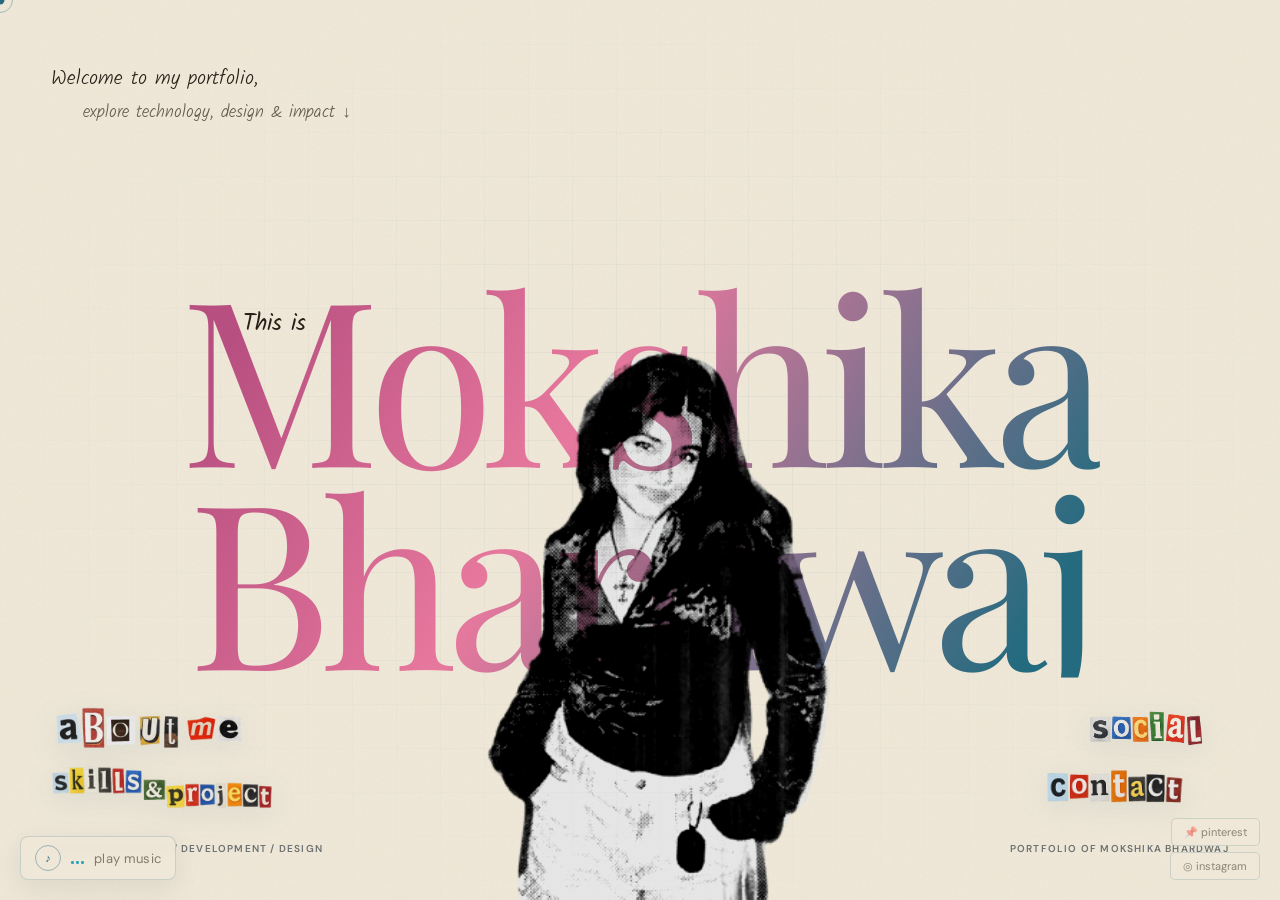
<file: index.html>
<!DOCTYPE html>
<html lang="en">
<head>
  <meta charset="UTF-8">
  <meta name="viewport" content="width=device-width, initial-scale=1.0">
  <title>Mokshika Bhardwaj | Developer &amp; Designer</title>
  <meta name="description" content="Mokshika Bhardwaj is a Computer Science Engineering student exploring web development, AI, creative design, and open-source collaboration.">
    <link href="https://fonts.googleapis.com/css2?family=DM+Sans:wght@400;500;600;700&family=Playfair+Display:ital,wght@0,500;0,600;0,700;1,500;1,600;1,700&family=Caveat:wght@400;600;700&family=Kalam:wght@300;400;700&family=Permanent+Marker&display=swap" rel="stylesheet">
  <style>
    *, *::before, *::after { margin: 0; padding: 0; box-sizing: border-box; }

    html, body {
      width: 100%; height: 100%;
      overflow: hidden;
      cursor: none;
    }

    /* ── PAPER TEXTURE BG ── */
    body {
      background-color: #f0e8d8;
      background-image:
        url("data:image/svg+xml,%3Csvg xmlns='http://www.w3.org/2000/svg' width='400' height='400'%3E%3Cfilter id='paper'%3E%3CfeTurbulence type='fractalNoise' baseFrequency='0.65' numOctaves='3' stitchTiles='stitch'/%3E%3CfeColorMatrix type='saturate' values='0'/%3E%3C/filter%3E%3Crect width='100%25' height='100%25' filter='url(%23paper)' opacity='0.06'/%3E%3C/svg%3E");
    }

    /* ── GRAIN OVERLAY ── */
    body::after {
      content: '';
      position: fixed; inset: 0; z-index: 500;
      pointer-events: none;
      background-image: url("data:image/svg+xml,%3Csvg viewBox='0 0 512 512' xmlns='http://www.w3.org/2000/svg'%3E%3Cfilter id='grain'%3E%3CfeTurbulence type='fractalNoise' baseFrequency='0.72' numOctaves='4' stitchTiles='stitch'/%3E%3C/filter%3E%3Crect width='100%25' height='100%25' filter='url(%23grain)' opacity='0.045'/%3E%3C/svg%3E");
      opacity: 0.55;
      mix-blend-mode: multiply;
    }

    /* ── CUSTOM CURSOR ── */
    .cur-dot {
      width: 9px; height: 9px;
      background: #c45b8a;
      border-radius: 50%;
      position: fixed; z-index: 9999;
      pointer-events: none;
      transform: translate(-50%,-50%);
    }
    .cur-ring {
      width: 26px; height: 26px;
      border: 1.5px solid rgba(196,91,138,0.45);
      border-radius: 50%;
      position: fixed; z-index: 9998;
      pointer-events: none;
      transform: translate(-50%,-50%);
      transition: all 0.1s ease;
    }

    /* ── PAGE ── */
    .page {
      position: fixed; inset: 0; z-index: 10;
      overflow: hidden;
    }

    /* ── GIANT BG NAME ── */
    .bg-name {
      position: absolute;
      top: 50%; left: 50%;
      transform: translate(-50%, -44%);
      font-family: 'Playfair Display', serif;
      font-size: clamp(120px, 18vw, 240px);
      color: #e8789e;
      line-height: 0.88;
      white-space: nowrap;
      pointer-events: none;
      user-select: none;
      letter-spacing: -0.01em;
      z-index: 1;
      opacity: 0;
      animation: nameReveal 1.2s ease 0.1s forwards;
      text-align: center;
    }

    /* split name into two lines */
    .bg-name .line1 { display: block; }
    .bg-name .line2 { display: block; }

    /* ── PHOTO (cutout, sits on top of name) ── */
    .hero-photo {
      position: absolute;
      bottom: 0;
      left: 50%;
      transform: translateX(-46%);
      height: 92vh;
      width: auto;
      object-fit: contain;
      object-position: bottom;
      z-index: 3;
      filter: grayscale(1) contrast(1.2) brightness(0.9);
      mix-blend-mode: multiply;
      pointer-events: none;
      opacity: 0;
      animation: photoRise 1.4s cubic-bezier(.16,1,.3,1) 0.25s forwards;
    }

    /* ── HANDWRITTEN TEXT ── */
    /* top-left: "Hi. Since you're new here," */
    .hw-topleft {
      position: absolute;
      top: 7%;
      left: 4%;
      z-index: 20;
      font-family: 'Kalam', cursive;
      font-weight: 300;
      font-size: clamp(14px, 1.6vw, 22px);
      color: #2a1f18;
      line-height: 1.6;
      opacity: 0;
      animation: fadeSlide 1s ease 0.7s forwards;
    }
    .hw-topleft .line1 { display: block; }
    .hw-topleft .line2 {
      display: block;
      margin-left: 32px;
      font-size: clamp(12px, 1.3vw, 18px);
      opacity: 0.7;
      margin-top: 4px;
    }

    /* top-right: "let me be ya tour guide" */
    .hw-topright {
      position: absolute;
      top: 12%;
      right: 5%;
      z-index: 20;
      font-family: 'Kalam', cursive;
      font-weight: 300;
      font-size: clamp(12px, 1.3vw, 18px);
      color: #2a1f18;
      opacity: 0;
      text-align: right;
      animation: fadeSlide 1s ease 0.9s forwards;
    }

    /* "This is" above photo */
    .hw-thisis {
      position: absolute;
      top: 34%;
      left: 19%;
      z-index: 20;
      font-family: 'Kalam', cursive;
      font-weight: 400;
      font-size: clamp(14px, 1.8vw, 24px);
      color: #2a1f18;
      transform: rotate(-3deg);
      opacity: 0;
      animation: fadeSlide 1s ease 1.0s forwards;
    }

    /* ── BOTTOM LABELS ── */
    .bottom-left {
      position: absolute;
      bottom: 5%;
      left: 4%;
      z-index: 20;
      font-family: 'DM Sans', sans-serif;
      font-size: clamp(10px, 1vw, 14px);
      color: rgba(42,31,24,0.45);
      letter-spacing: 0.04em;
      opacity: 0;
      animation: fadeIn 1s ease 1.2s forwards;
    }
    .bottom-right {
      position: absolute;
      bottom: 5%;
      right: 4%;
      z-index: 20;
      font-family: 'DM Sans', sans-serif;
      font-size: clamp(10px, 1vw, 14px);
      color: rgba(42,31,24,0.45);
      letter-spacing: 0.04em;
      opacity: 0;
      animation: fadeIn 1s ease 1.2s forwards;
    }

    /* ── NAV BUTTONS ── */
    /* Left group: about + skills — anchored to left edge */
    .nav-left {
      position: absolute;
      bottom: 10%;
      left: 4%;
      z-index: 30;
      display: flex;
      flex-direction: column;
      gap: 16px;
      align-items: flex-start;
      opacity: 0;
      animation: fadeSlide 1s ease 1.1s forwards;
    }
    /* Right group: social + contact — anchored to right edge */
    .nav-right {
      position: absolute;
      bottom: 10%;
      right: 4%;
      z-index: 30;
      display: flex;
      flex-direction: column;
      gap: 16px;
      align-items: flex-end;
      opacity: 0;
      animation: fadeSlide 1s ease 1.1s forwards;
    }
    .nav-btn {
      display: block;
      cursor: none;
      transition: transform 0.35s cubic-bezier(.34,1.56,.64,1), filter 0.3s;
    }
    .nav-btn img {
      height: 44px;
      width: auto;
      display: block;
      filter: sepia(0.1) brightness(0.9);
      transition: filter 0.3s;
    }
    .nav-left .nav-btn:hover {
      transform: translateX(-6px) rotate(-2deg) scale(1.08);
    }
    .nav-right .nav-btn:hover {
      transform: translateX(6px) rotate(2deg) scale(1.08);
    }
    .nav-btn:hover img {
      filter: sepia(0) brightness(1);
    }

    /* ── MUSIC PLAYER ── */
    .music-player {
      position: fixed; bottom: 20px; left: 20px; z-index: 600;
      display: flex; align-items: center; gap: 10px;
      background: rgba(240,232,216,0.88);
      border: 1px solid rgba(42,31,24,0.12);
      padding: 8px 14px; border-radius: 2px;
      font-family: 'Caveat', cursive;
      font-size: 14px; color: rgba(42,31,24,0.55);
      cursor: none;
      backdrop-filter: blur(6px);
    }
    .music-btn {
      width: 26px; height: 26px;
      border: 1.5px solid rgba(196,91,138,0.4);
      border-radius: 50%; background: transparent;
      color: #c45b8a; font-size: 11px;
      cursor: none; display: flex; align-items: center; justify-content: center;
      transition: border-color 0.2s;
    }
    .music-btn:hover { border-color: #c45b8a; }
    .music-bar { display: flex; align-items: flex-end; gap: 2px; height: 12px; }
    .music-bar span {
      width: 3px; background: #c45b8a; border-radius: 1px;
      animation: barPulse 0.6s ease-in-out infinite alternate;
    }
    .music-bar span:nth-child(2) { animation-delay: 0.15s; }
    .music-bar span:nth-child(3) { animation-delay: 0.3s; }
    .music-bar.paused span { animation-play-state: paused; height: 3px !important; }

    /* ── SOCIAL PILL ── */
    .social-pill {
      position: fixed; bottom: 20px; right: 20px; z-index: 600;
      display: flex; flex-direction: column; gap: 6px; align-items: flex-end;
    }
    .pill-link {
      display: flex; align-items: center; gap: 6px;
      background: rgba(240,232,216,0.88);
      border: 1px solid rgba(42,31,24,0.1);
      padding: 6px 12px; border-radius: 2px;
      font-family: 'Caveat', cursive; font-size: 13px;
      color: rgba(42,31,24,0.5); text-decoration: none;
      backdrop-filter: blur(6px);
      transition: color 0.2s, border-color 0.2s; cursor: none;
    }
    .pill-link:hover { color: #c45b8a; border-color: rgba(196,91,138,0.3); }

    /* ── ANIMATIONS ── */
    @keyframes nameReveal {
      from { opacity: 0; transform: translate(-50%, -42%) scale(0.96); }
      to   { opacity: 1; transform: translate(-50%, -44%) scale(1); }
    }
    @keyframes photoRise {
      from { opacity: 0; transform: translateX(-46%) translateY(30px); }
      to   { opacity: 1; transform: translateX(-46%) translateY(0); }
    }
    @keyframes fadeSlide {
      from { opacity: 0; transform: translateY(12px); }
      to   { opacity: 1; transform: translateY(0); }
    }
    @keyframes fadeIn {
      from { opacity: 0; }
      to   { opacity: 1; }
    }
    @keyframes barPulse {
      from { height: 3px; }
      to   { height: 12px; }
    }
  
    /* ── TECHNICAL FINISH: HOME ── */
    .page::before {
      content: "";
      position: absolute;
      inset: 0;
      z-index: 0;
      pointer-events: none;
      background-image:
        linear-gradient(rgba(36,107,128,.055) 1px, transparent 1px),
        linear-gradient(90deg, rgba(36,107,128,.055) 1px, transparent 1px);
      background-size: 44px 44px;
      mask-image: radial-gradient(ellipse at center, #000 8%, transparent 78%);
    }
    .bg-name {
      background: linear-gradient(120deg, #b84f81 8%, #e8789e 42%, #246b80 92%);
      -webkit-background-clip: text;
      background-clip: text;
      color: transparent;
      letter-spacing: -.04em;
      text-shadow: none;
    }
    .cur-dot { background: #246b80; }
    .cur-ring { border-color: rgba(36,107,128,.36); }
    .bottom-left, .bottom-right {
      font-family: 'DM Sans', sans-serif;
      font-weight: 600;
      font-size: 10px;
      letter-spacing: .12em;
      text-transform: uppercase;
      color: rgba(28,42,51,.62);
    }
    .nav-btn {
      transition: transform .25s ease, filter .25s ease;
      filter: drop-shadow(0 6px 14px rgba(36,107,128,.10));
    }
    .nav-left .nav-btn:hover { transform: translateX(-4px); }
    .nav-right .nav-btn:hover { transform: translateX(4px); }
    .nav-btn img { filter: none; }
    .music-player {
      font-family: 'DM Sans', sans-serif;
      font-size: 11px;
      letter-spacing: .03em;
      border: 1px solid rgba(36,107,128,.2);
      box-shadow: 0 8px 28px rgba(28,42,51,.08);
      border-radius: 8px;
    }
    .music-btn { border-color: rgba(36,107,128,.42); color: #246b80; }
    .music-bar span { background: #35a4bd; }
    .pill-link {
      font-family: 'DM Sans', sans-serif;
      font-size: 11px;
      border-radius: 5px;
      border-color: rgba(36,107,128,.18);
    }
    @media (max-width: 700px) {
      .bg-name { font-size: clamp(72px, 20vw, 150px); white-space: normal; width: 100%; }
      .hero-photo { height: 72vh; max-width: 100%; object-fit: contain; }
      .hw-topleft { max-width: 44%; }
      .nav-left, .nav-right { bottom: 13%; gap: 10px; }
      .nav-btn img { height: 34px; }
      .bottom-left, .bottom-right { bottom: 3%; max-width: 40%; font-size: 8px; }
      .music-player { bottom: 12px; left: 12px; padding: 6px 9px; }
      .social-pill { bottom: 12px; right: 12px; gap: 4px; }
      .pill-link { padding: 5px 8px; font-size: 10px; }
    }

  </style>
</head>
<body>

<div class="cur-dot" id="cur-dot"></div>
<div class="cur-ring" id="cur-ring"></div>

<div class="page">

  <!-- GIANT BG NAME -->
  <div class="bg-name">
    <span class="line1">Mokshika</span>
    <span class="line2">Bhardwaj</span>
  </div>

  <!-- PHOTO CUTOUT -->
  <img src="assets/mokshika_hero.png" class="hero-photo" alt="Mokshika Bhardwaj">

  <!-- HANDWRITTEN TEXT -->
  <div class="hw-topleft">
    <span class="line1">Welcome to my portfolio,</span>
    <span class="line2">explore technology, design &amp; impact ↓</span>
  </div>
  <div class="hw-thisis">This is</div>
  <!-- BOTTOM LABELS -->
  <div class="bottom-left">Computer Science / Development / Design</div>
  <div class="bottom-right">Portfolio of Mokshika Bhardwaj</div>

  <!-- NAV LEFT: About + Skills -->
  <nav class="nav-left">
    <a href="about.html" class="nav-btn">
      <img src="assets/index_aboutme.png" alt="About Me">
    </a>
    <a href="work.html" class="nav-btn">
      <img src="assets/index_skillsproject.png" alt="Skills & Projects">
    </a>
  </nav>

  <!-- NAV RIGHT: Social + Contact -->
  <nav class="nav-right">
    <a href="social.html" class="nav-btn">
      <img src="assets/index_social.png" alt="Social">
    </a>
    <a href="contact.html" class="nav-btn">
      <img src="assets/index_contact.png" alt="Contact">
    </a>
  </nav>

</div>

<!-- MUSIC -->
<audio id="bg-audio" loop>
  <source src="https://www.bensound.com/bensound-music/bensound-ukulele.mp3" type="audio/mpeg">
</audio>
<div class="music-player">
  <button class="music-btn" id="music-btn">♪</button>
  <div class="music-bar paused" id="music-bars">
    <span style="height:3px"></span>
    <span style="height:3px"></span>
    <span style="height:3px"></span>
  </div>
  <span id="music-label" style="font-size:13px;">play music</span>
</div>

<!-- SOCIAL PILL -->
<div class="social-pill">
  <a href="https://pinterest.com/mokshh_prapti/" target="_blank" class="pill-link">📌 pinterest</a>
  <a href="https://www.instagram.com/mokshh_prapti/" target="_blank" class="pill-link">◎ instagram</a>
</div>

<script>
  // Cursor
  const dot = document.getElementById('cur-dot');
  const ring = document.getElementById('cur-ring');
  let mx=0, my=0, rx=0, ry=0;
  document.addEventListener('mousemove', e => { mx=e.clientX; my=e.clientY; });
  (function loop() {
    rx += (mx-rx)*0.13; ry += (my-ry)*0.13;
    dot.style.left = mx+'px'; dot.style.top = my+'px';
    ring.style.left = rx+'px'; ring.style.top = ry+'px';
    requestAnimationFrame(loop);
  })();
  document.querySelectorAll('a,button').forEach(el => {
    el.addEventListener('mouseenter', () => ring.style.transform = 'translate(-50%,-50%) scale(1.8)');
    el.addEventListener('mouseleave', () => ring.style.transform = 'translate(-50%,-50%) scale(1)');
  });

  // Music
  const btn = document.getElementById('music-btn');
  const bars = document.getElementById('music-bars');
  const label = document.getElementById('music-label');
  const audio = document.getElementById('bg-audio');
  let playing = false;
  btn.addEventListener('click', () => {
    if (playing) {
      audio.pause(); btn.textContent='♪';
      bars.classList.add('paused'); label.textContent='play music';
    } else {
      audio.volume=0.15; audio.play().catch(()=>{});
      btn.textContent='‖'; bars.classList.remove('paused'); label.textContent='now playing ♪';
    }
    playing = !playing;
  });
</script>
</body>
</html>
</file>
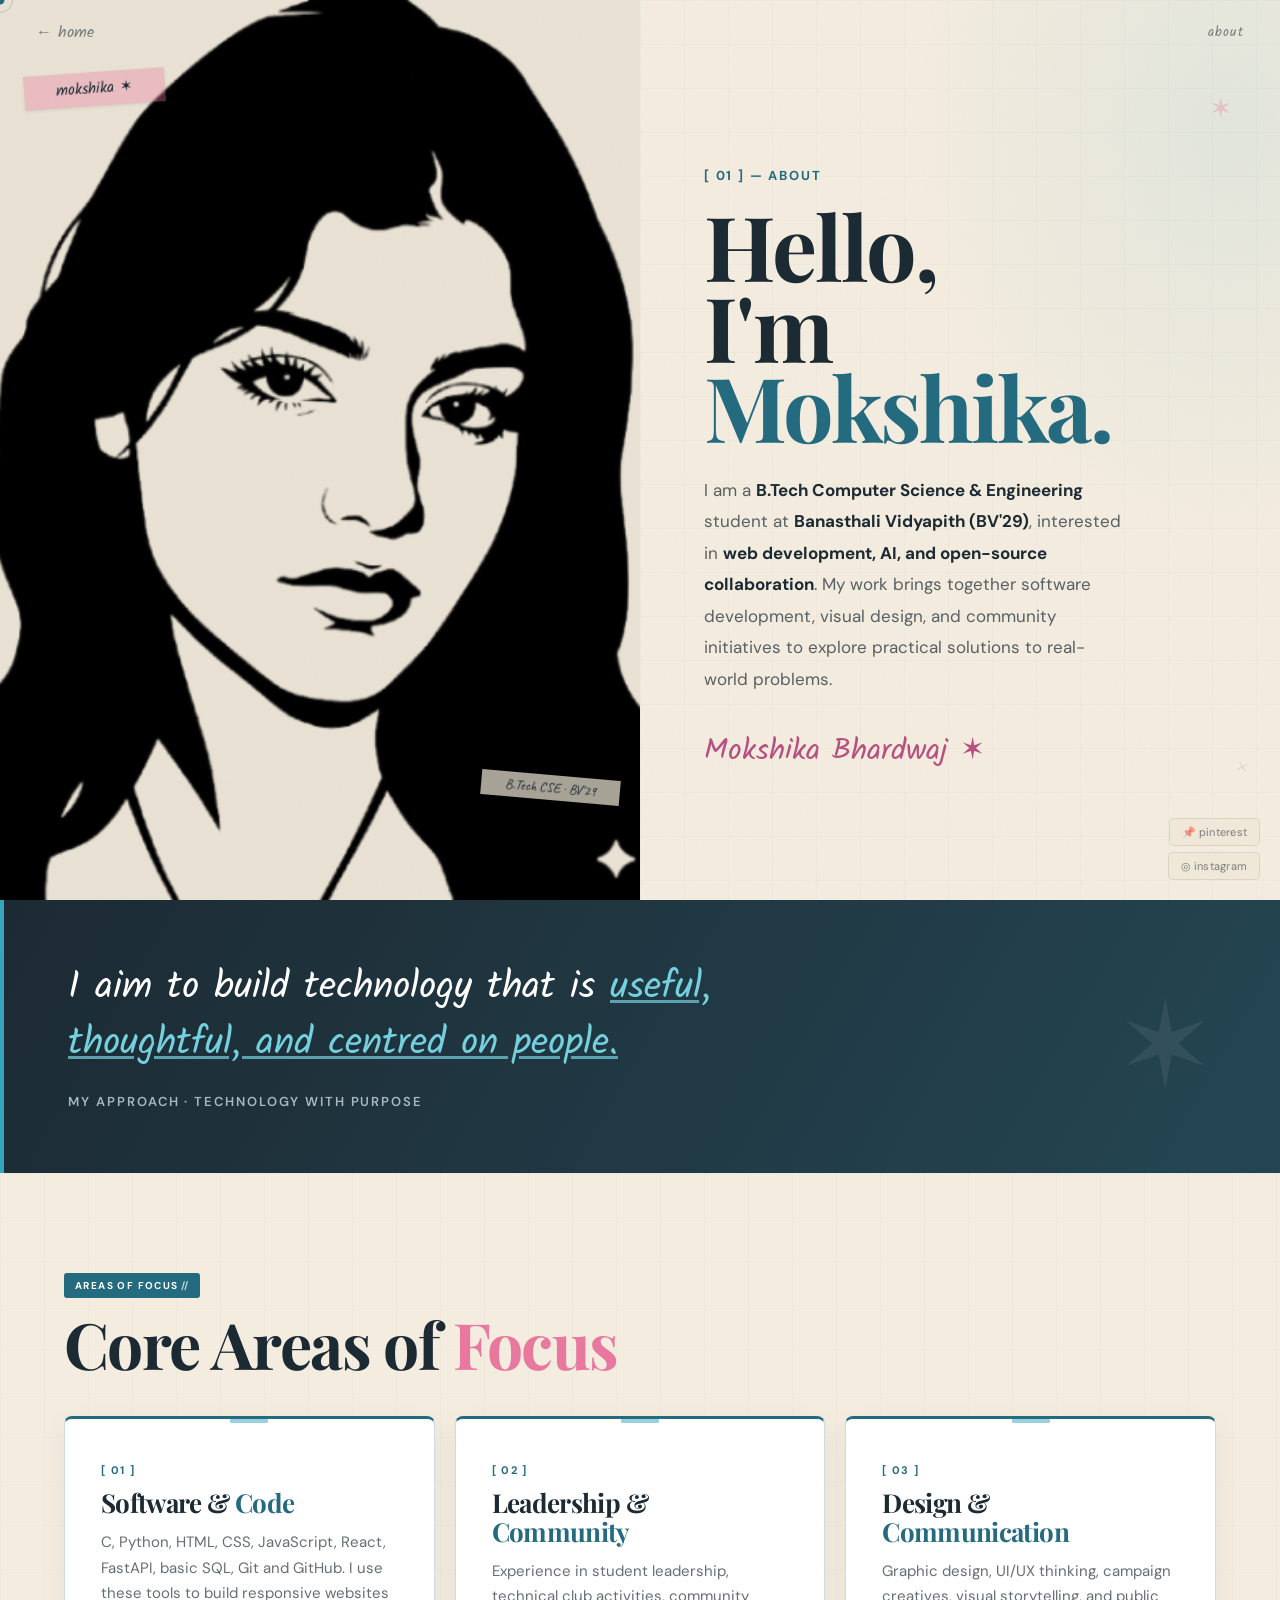
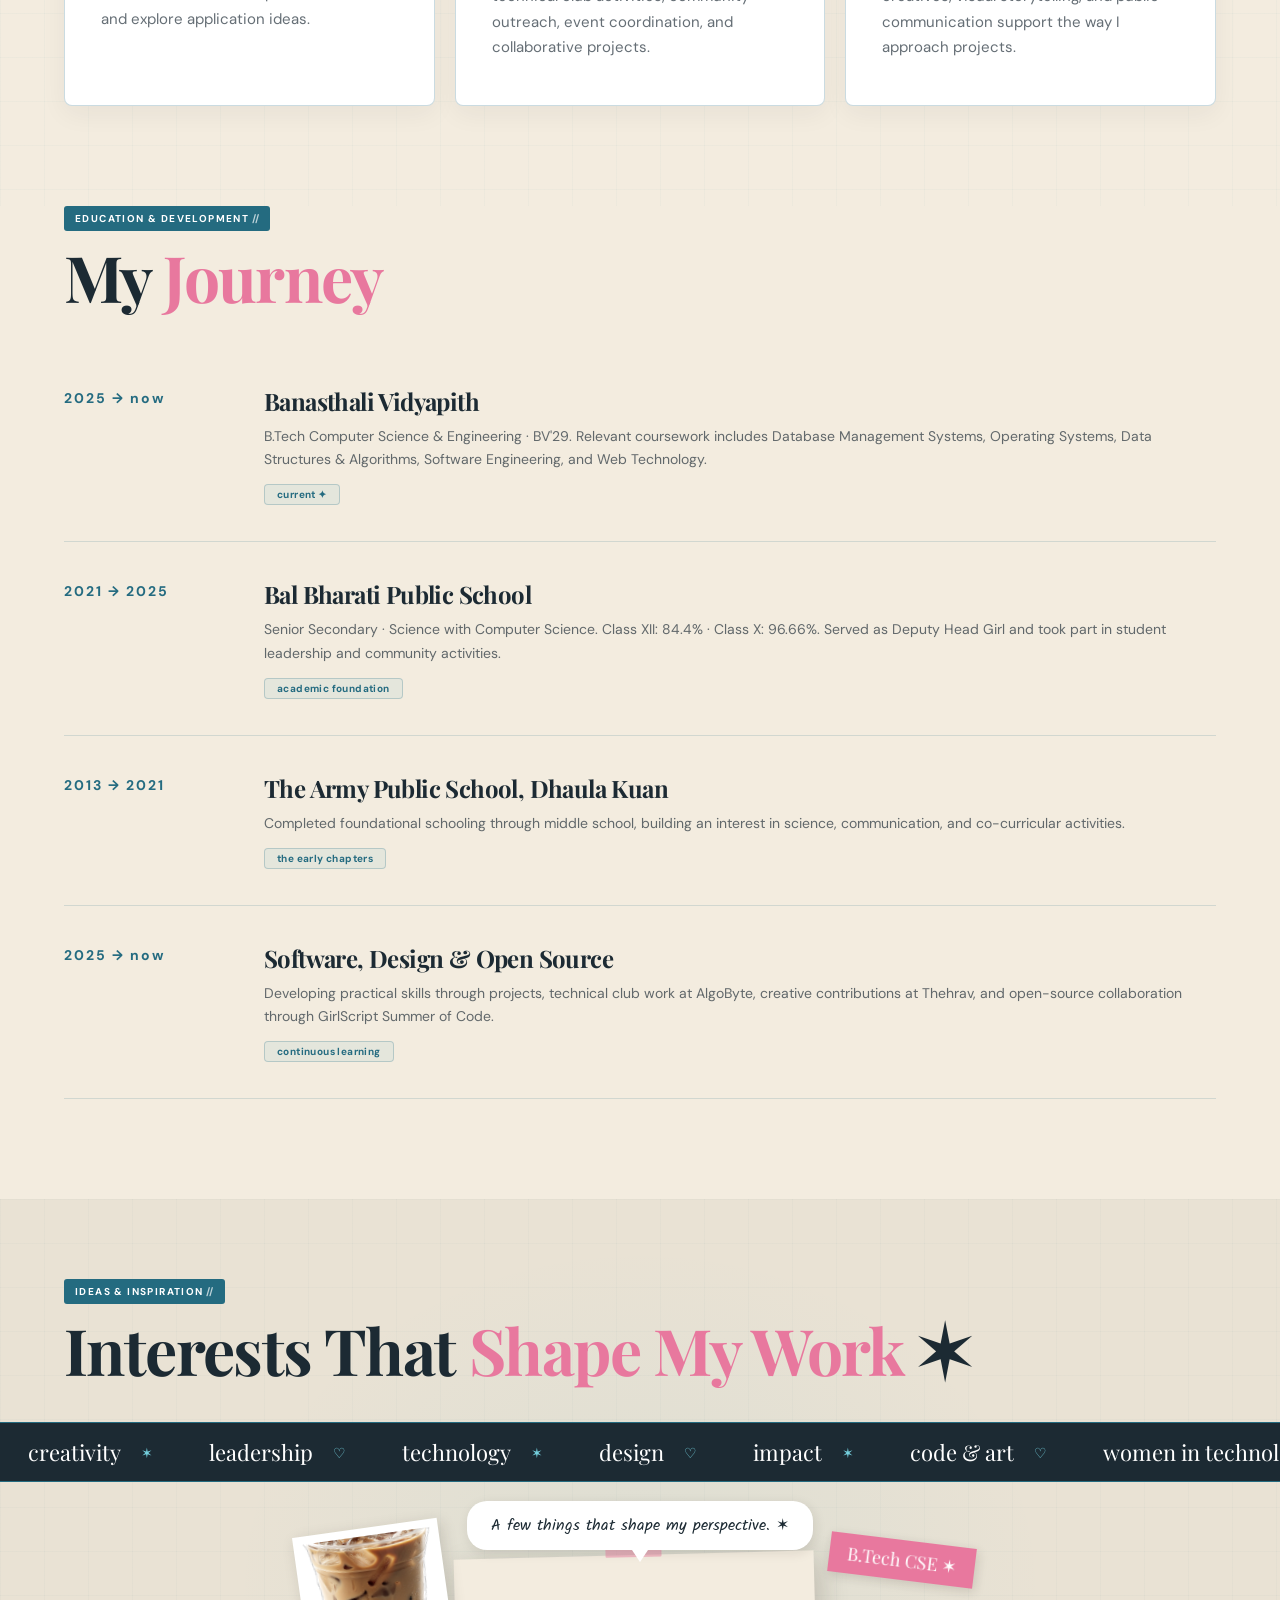
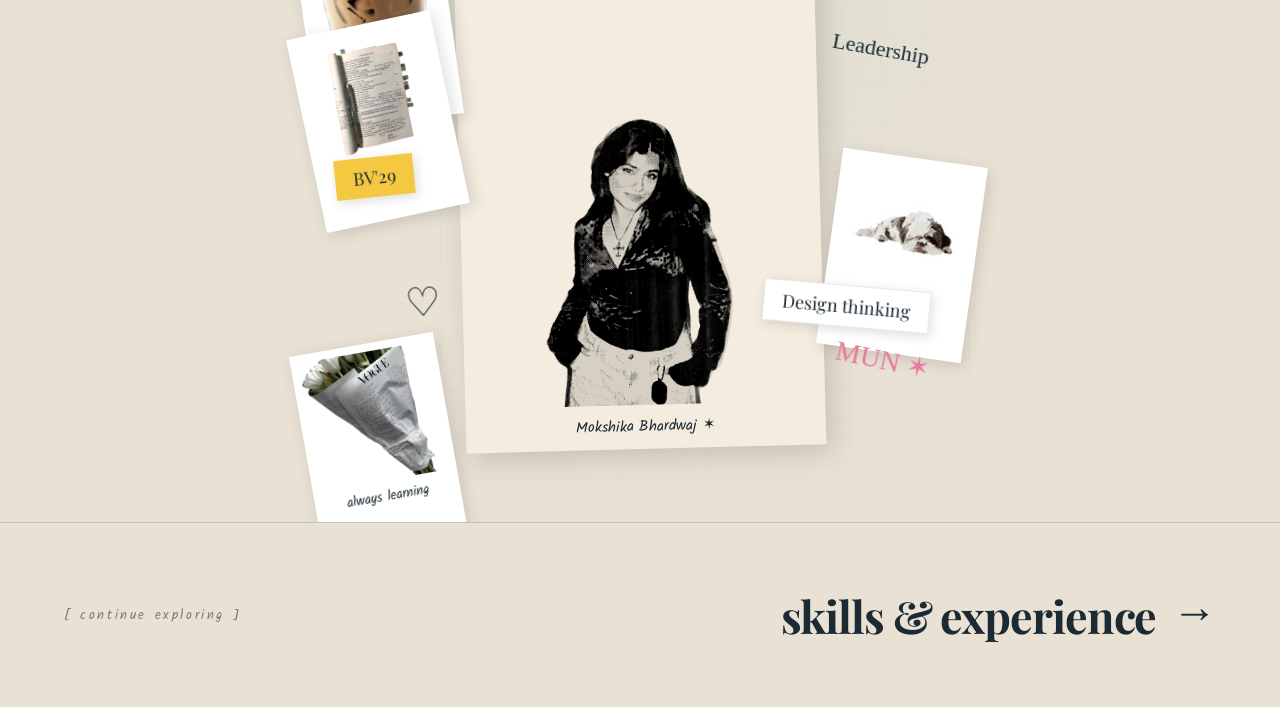
<file: about.html>
<!DOCTYPE html>
<html lang="en">
<head>
  <meta charset="UTF-8">
  <meta name="viewport" content="width=device-width, initial-scale=1.0">
  <title>About | Mokshika Bhardwaj</title>
  <meta name="description" content="Learn about Mokshika Bhardwaj, a B.Tech Computer Science student at Banasthali Vidyapith interested in software, AI, design, and open source.">
  <link rel="stylesheet" href="style.css">
  <style>

    /* ══ HERO SECTION ══ */
    .about-hero {
      min-height: 100vh;
      display: grid;
      grid-template-columns: 1fr 1fr;
      position: relative;
      overflow: hidden;
    }

    /* Left — photo */
    .ah-photo {
      position: relative;
      background: var(--cream2);
      overflow: hidden;
      display: flex; align-items: flex-end; justify-content: center;
    }
    .ah-photo img {
      width: 100%; height: 100%;
      object-fit: cover; object-position: top center;
      filter: grayscale(1) contrast(1.15) brightness(0.88);
      mix-blend-mode: multiply;
      opacity: 0; animation: fadeIn 1.2s ease .2s forwards;
      transition: transform .6s;
    }
    .ah-photo:hover img { transform: scale(1.03); }
    .photo-tape-1 { position:absolute; top:72px; left:24px; background:rgba(232,120,158,.35); padding:5px 32px; transform:rotate(-4deg); font-family:'Kalam',cursive; font-size:15px; color:var(--ink); z-index:10; box-shadow:0 1px 3px rgba(0,0,0,.1); }
    .photo-tape-2 { position:absolute; bottom:100px; right:20px; background:rgba(240,232,216,.7); padding:4px 24px; transform:rotate(5deg); font-family:'Caveat',cursive; font-size:14px; color:var(--ink); z-index:10; box-shadow:0 1px 3px rgba(0,0,0,.1); }

    /* Right — text */
    .ah-text {
      padding: 120px 64px 80px;
      display: flex; flex-direction: column; justify-content: center;
      position: relative; background: var(--cream);
    }
    .ah-eyebrow { font-family:'Kalam',cursive; font-size:13px; letter-spacing:.35em; text-transform:uppercase; color:var(--pink2); margin-bottom:18px; opacity:0; animation:riseIn .8s ease .4s forwards; }
    .ah-title { font-family:'Playfair Display', serif; font-size:clamp(52px,7vw,96px); line-height:.9; color:var(--ink); opacity:0; animation:riseIn .9s ease .55s forwards; }
    .ah-title em { color:var(--pink); font-style:normal; }
    .ah-body { font-family:'DM Sans', sans-serif; font-size:17px; line-height:1.85; color:rgba(42,31,24,.65); max-width:420px; margin-top:28px; opacity:0; animation:riseIn .9s ease .7s forwards; }
    .ah-body strong { color:var(--ink); }
    .ah-sig { font-family:'Kalam',cursive; font-size:30px; color:var(--pink); transform:rotate(-2.5deg); display:inline-block; margin-top:32px; opacity:0; animation:riseIn .9s ease .9s forwards; }

    /* deco */
    .ah-deco-star { position:absolute; top:90px; right:48px; font-size:28px; color:rgba(232,120,158,.3); animation:float 3.5s ease-in-out infinite; --r:-8deg; }
    .ah-deco-x { position:absolute; bottom:120px; right:32px; font-family:'Permanent Marker',cursive; font-size:22px; color:rgba(42,31,24,.1); transform:rotate(15deg); }

    /* ══ PHILOSOPHY STRIP ══ */
    .phil-strip {
      background: var(--pink);
      padding: 60px 64px;
      position: relative; overflow: hidden;
    }
    .phil-quote { font-family:'Kalam',cursive; font-size:clamp(22px,3vw,40px); line-height:1.45; max-width:760px; color:#fff; }
    .phil-quote em { font-style:normal; text-decoration:underline; text-decoration-color:rgba(255,255,255,.5); }
    .phil-attr { font-family:'DM Sans', sans-serif; font-size:13px; color:rgba(255,255,255,.55); margin-top:20px; letter-spacing:.15em; }
    .phil-deco { position:absolute; right:64px; top:50%; transform:translateY(-50%); font-family:'Playfair Display', serif; font-size:120px; color:rgba(255,255,255,.07); pointer-events:none; }

    /* ══ VALUES SECTION ══ */
    .values-section { padding:100px 64px; background:var(--cream); }
    .values-grid { display:grid; grid-template-columns:repeat(3,1fr); gap:20px; }
    .val-card { background:#fff; padding:44px 36px; position:relative; box-shadow:3px 4px 16px rgba(42,31,24,.07); border:1px solid rgba(42,31,24,.05); transition:transform .3s cubic-bezier(.22,1,.36,1), box-shadow .3s; }
    .val-card:hover { transform:translateY(-7px) rotate(-1.5deg); box-shadow:6px 12px 28px rgba(42,31,24,.14); }
    .val-tape { position:absolute; top:-8px; left:50%; transform:translateX(-50%); width:44px; height:10px; border-radius:1px; }
    .val-num { font-family:'Kalam',cursive; font-size:13px; letter-spacing:.25em; color:var(--pink2); margin-bottom:12px; }
    .val-title { font-family:'Playfair Display', serif; font-size:26px; color:var(--ink); margin-bottom:12px; line-height:1.1; }
    .val-title em { color:var(--pink); font-style:normal; }
    .val-desc { font-family:'DM Sans', sans-serif; font-size:15px; line-height:1.7; color:rgba(42,31,24,.55); }

    /* ══ TIMELINE ══ */
    .tl-section { padding:0 64px 100px; background:var(--cream); }
    .tl-list { display:flex; flex-direction:column; }
    .tl-item { display:grid; grid-template-columns:160px 1fr; gap:40px; padding:36px 0; border-bottom:1px dashed rgba(42,31,24,.1); }
    .tl-year { font-family:'Kalam',cursive; font-size:14px; letter-spacing:.15em; color:var(--pink2); padding-top:4px; }
    .tl-name { font-family:'Playfair Display', serif; font-size:24px; color:var(--ink); margin-bottom:8px; }
    .tl-sub { font-family:'DM Sans', sans-serif; font-size:14px; color:rgba(42,31,24,.5); line-height:1.7; }
    .tl-badge { display:inline-block; margin-top:12px; background:rgba(232,120,158,.15); border:1px solid rgba(232,120,158,.3); font-family:'Kalam',cursive; font-size:12px; color:var(--pink2); padding:3px 12px; transform:rotate(-1.5deg); }

    /* ══════════════════════════════════════════
       ANIMATED MEMORY SECTION
       — hero photo center
       — stickers float/pop out
       — 2 marquee banners
       ══════════════════════════════════════════ */
    .memory-section {
      position: relative;
      min-height: 100vh;
      background: var(--cream2);
      overflow: hidden;
      display: flex; flex-direction: column;
    }

    /* header */
    .mem-header { padding: 80px 64px 0; position: relative; z-index: 10; }

    /* ── TOP BANNER (scrolling) ── */
    .banner-wrap {
      overflow: hidden;
      white-space: nowrap;
      padding: 14px 0;
      position: relative; z-index: 10;
      border-top: 1.5px solid rgba(42,31,24,.1);
      border-bottom: 1.5px solid rgba(42,31,24,.1);
    }
    .banner-wrap.banner-pink {
      background: var(--pink);
      border-color: var(--pink);
    }
    .banner-wrap.banner-cream {
      background: var(--cream);
    }
    .banner-track {
      display: inline-flex;
      gap: 0;
      animation: marquee 18s linear infinite;
      will-change: transform;
    }
    .banner-wrap.banner-slow .banner-track { animation-duration: 28s; }
    .banner-item {
      display: inline-flex; align-items: center; gap: 20px;
      padding: 0 28px;
      font-family: 'Playfair Display', serif;
      font-size: 22px;
      white-space: nowrap;
    }
    .banner-wrap.banner-pink .banner-item { color: #fff; }
    .banner-wrap.banner-cream .banner-item { color: var(--ink); }
    .banner-sep { font-size: 14px; opacity: .5; }

    /* ── STAGE: hero photo + orbiting stickers ── */
    .mem-stage {
      position: relative;
      flex: 1;
      display: flex; align-items: center; justify-content: center;
      min-height: 600px;
      padding: 60px 0;
      z-index: 5;
    }

    /* center photo */
    .mem-photo {
      position: relative; z-index: 6;
      width: 360px;
      flex-shrink: 0;
    }
    .mem-photo img {
      width: 100%; height: 440px;
      object-fit: cover; object-position: top;
      filter: grayscale(1) contrast(1.15) brightness(.88);
      mix-blend-mode: multiply;
      display: block;
    }
    .mem-photo-frame {
      position: relative;
      background: var(--cream);
      padding: 10px 10px 44px;
      box-shadow: 6px 8px 28px rgba(42,31,24,.18);
      transform: rotate(-1.5deg);
    }
    .mem-photo-cap {
      position: absolute; bottom: 10px; left: 0; right: 0;
      text-align: center;
      font-family: 'Kalam', cursive; font-size: 15px; color: var(--ink);
    }
    .mem-photo-tape {
      position: absolute; top: -10px; left: 50%; transform: translateX(-50%);
      width: 56px; height: 12px;
      background: rgba(232,120,158,.45); border-radius: 1px;
    }

    /* ── STICKERS (orbit around photo) ── */
    /* Each sticker uses absolute positioning relative to .mem-stage */
    .stk {
      position: absolute;
      z-index: 8;
      font-family: 'Kalam', cursive;
      pointer-events: none;
      opacity: 0;
      transform-origin: center;
      will-change: transform, opacity, translate;
    }

    /* polaroid stickers */
    .stk-polaroid {
      background: #fff;
      padding: 8px 8px 32px;
      box-shadow: 3px 4px 14px rgba(42,31,24,.15);
    }
    .stk-polaroid img {
      display: block;
      width: 130px; height: 130px;
      object-fit: cover;
      filter: grayscale(0.3) contrast(1.05);
    }
    .stk-polaroid-cap {
      text-align: center; margin-top: 6px;
      font-family: 'Kalam', cursive; font-size: 13px; color: var(--ink);
    }

    /* text stickers */
    .stk-text {
      background: var(--pink);
      color: #fff;
      font-family: 'Playfair Display', serif;
      font-size: 18px;
      padding: 8px 18px;
      box-shadow: 2px 3px 10px rgba(42,31,24,.15);
      white-space: nowrap;
    }
    .stk-text.yellow { background: #f5c842; color: var(--ink); }
    .stk-text.white { background: #fff; color: var(--ink); border: 1.5px solid rgba(42,31,24,.1); }

    /* word stickers */
    .stk-word {
      font-family: 'Permanent Marker', cursive;
      font-size: 22px; color: var(--ink);
      transform: rotate(var(--r, -5deg));
    }

    /* heart / star */
    .stk-emoji { font-size: 40px; }

    /* positions + animations — each delays for pop-in effect */
    .stk-1  { top:8%;  left:4%;  --sx:-120px; --sy:-60px;  --sr:-8deg;  --r:-8deg;  animation: stickerPop 1.05s cubic-bezier(.22,1,.36,1) .5s forwards, float 4s ease-in-out 1.1s infinite; --r:-8deg; }
    .stk-2  { top:12%; right:5%; --sx:120px;  --sy:-80px;  --sr:7deg;   animation: stickerPop 1.05s cubic-bezier(.22,1,.36,1) .7s forwards, floatR 4.5s ease-in-out 1.3s infinite; --r:7deg; }
    .stk-3  { top:28%; left:2%;  --sx:-140px; --sy:20px;   --sr:-12deg; animation: stickerPop 1.05s cubic-bezier(.22,1,.36,1) .9s forwards, float 5s ease-in-out 1.5s infinite; --r:-12deg; }
    .stk-4  { top:28%; right:2%; --sx:140px;  --sy:30px;   --sr:10deg;  animation: stickerPop 1.05s cubic-bezier(.22,1,.36,1) 1.1s forwards, floatR 3.8s ease-in-out 1.7s infinite; --r:10deg; }
    .stk-5  { top:50%; left:3%;  --sx:-130px; --sy:60px;   --sr:-6deg;  animation: stickerPop 1.05s cubic-bezier(.22,1,.36,1) 1.3s forwards, float 4.2s ease-in-out 1.9s infinite; --r:-6deg; }
    .stk-6  { top:50%; right:3%; --sx:130px;  --sy:50px;   --sr:8deg;   animation: stickerPop 1.05s cubic-bezier(.22,1,.36,1) 1.5s forwards, floatR 5.2s ease-in-out 2.1s infinite; --r:8deg; }
    .stk-7  { top:70%; left:6%;  --sx:-100px; --sy:90px;   --sr:-3deg;  animation: stickerPop 1.05s cubic-bezier(.22,1,.36,1) 1.7s forwards, float 3.6s ease-in-out 2.3s infinite; --r:-3deg; }
    .stk-8  { top:70%; right:6%; --sx:100px;  --sy:80px;   --sr:5deg;   animation: stickerPop 1.05s cubic-bezier(.22,1,.36,1) 1.9s forwards, floatR 4.8s ease-in-out 2.5s infinite; --r:5deg; }
    .stk-9  { top:85%; left:18%; --sx:-60px;  --sy:110px;  --sr:-10deg; animation: stickerPop 1.1s cubic-bezier(.22,1,.36,1) 2.1s forwards, float 4s ease-in-out 2.7s infinite; --r:-10deg; }
    .stk-10 { top:85%; right:18%;--sx:60px;   --sy:100px;  --sr:12deg;  animation: stickerPop 1.1s cubic-bezier(.22,1,.36,1) 2.3s forwards, floatR 5s ease-in-out 2.9s infinite; --r:12deg; }

    /* ── THOUGHT BUBBLE (above photo) ── */
    .thought-bubble {
      position: absolute;
      top: 4%; left: 50%; transform: translateX(-50%);
      z-index: 9;
      background: #fff;
      border-radius: 20px;
      padding: 12px 24px;
      box-shadow: 2px 3px 12px rgba(42,31,24,.1);
      font-family: 'Kalam', cursive; font-size: 16px; color: var(--ink);
      white-space: nowrap;
      opacity: 0;
      animation: thoughtPop .6s cubic-bezier(.22,1,.36,1) .4s forwards, thoughtFloat 4s ease-in-out 1s infinite;
      --sx:0; --sy:0; --sr:0deg; --r:0deg;
    }
    .thought-bubble::after {
      content: '';
      position: absolute; bottom: -12px; left: 50%; transform: translateX(-50%);
      width: 0; height: 0;
      border-left: 8px solid transparent;
      border-right: 8px solid transparent;
      border-top: 12px solid #fff;
    }

    /* ── GALLERY STRIP (below stage) ── */
    .gallery-section { background: var(--cream2); padding: 60px 0 80px; overflow: hidden; }
    .gallery-head { padding: 0 64px; margin-bottom: 36px; }
    .gallery-strip { display:flex; gap:24px; padding:0 64px; overflow-x:auto; scrollbar-width:none; cursor:grab; }
    .gallery-strip::-webkit-scrollbar { display:none; }
    .gallery-strip:active { cursor:grabbing; }
    .gal-item { flex-shrink:0; background:#fff; padding:10px 10px 36px; box-shadow:4px 6px 18px rgba(42,31,24,.1); transform:rotate(-2deg); transition:transform .3s, box-shadow .3s; position:relative; }
    .gal-item:nth-child(2n) { transform:rotate(2.5deg); }
    .gal-item:nth-child(3n) { transform:rotate(-1deg); }
    .gal-item:hover { transform:rotate(0) scale(1.05) !important; box-shadow:8px 12px 32px rgba(42,31,24,.18); z-index:2; }
    .gal-item img { display:block; height:200px; width:auto; object-fit:cover; filter:grayscale(0.2) contrast(1.05); }
    .gal-cap { font-family:'Kalam',cursive; font-size:14px; color:var(--ink); text-align:center; margin-top:8px; }
    .gal-tape { position:absolute; top:-8px; left:50%; transform:translateX(-50%); width:44px; height:10px; background:rgba(232,120,158,.38); border-radius:1px; }

    /* ── LAPTOP / DESKTOP: bring stickers into a balanced orbit around the portrait ── */
    @media (min-width: 1100px) {
      .mem-stage { min-height: 640px; padding: 32px 0; }
      .mem-photo { width: 360px; }
      .mem-photo img { height: 440px; }

      .stk-1  { top: 7%;  left: calc(50% - 335px); right: auto; --sx: -28px; --sy: -28px; }
      .stk-2  { top: 9%;  right: calc(50% - 335px); left: auto; --sx: 28px; --sy: -30px; }
      .stk-3  { top: 22%; left: calc(50% - 335px); right: auto; --sx: -30px; --sy: 6px; }
      .stk-4  { top: 24%; right: calc(50% - 290px); left: auto; --sx: 22px; --sy: 8px; }
      .stk-5  { top: 43%; left: calc(50% - 305px); right: auto; --sx: -22px; --sy: 18px; }
      .stk-6  { top: 43%; right: calc(50% - 335px); left: auto; --sx: 26px; --sy: 18px; }
      .stk-7  { top: 61%; left: calc(50% - 235px); right: auto; --sx: -18px; --sy: 26px; }
      .stk-8  { top: 63%; right: calc(50% - 290px); left: auto; --sx: 18px; --sy: 24px; }
      .stk-9  { top: 72%; left: calc(50% - 335px); right: auto; --sx: -14px; --sy: 32px; }
      .stk-10 { top: 72%; right: calc(50% - 290px); left: auto; --sx: 14px; --sy: 30px; }

      .thought-bubble { top: 3%; left: 50%; max-width: 360px; white-space: nowrap; }
    }

    /* ── COMPACT LAPTOPS: smaller portrait and proportionate side spacing ── */
    @media (min-width: 861px) and (max-width: 1099px) {
      .mem-stage { min-height: 620px; padding: 30px 0; }
      .mem-photo { width: 320px; }
      .mem-photo img { height: 400px; }

      .stk-1  { top: 7%;  left: calc(50% - 315px); right: auto; --sx: -22px; --sy: -22px; }
      .stk-2  { top: 9%;  right: calc(50% - 315px); left: auto; --sx: 22px; --sy: -24px; }
      .stk-3  { top: 22%; left: calc(50% - 315px); right: auto; --sx: -24px; --sy: 5px; }
      .stk-4  { top: 24%; right: calc(50% - 270px); left: auto; --sx: 20px; --sy: 6px; }
      .stk-5  { top: 43%; left: calc(50% - 285px); right: auto; --sx: -20px; --sy: 14px; }
      .stk-6  { top: 43%; right: calc(50% - 315px); left: auto; --sx: 22px; --sy: 14px; }
      .stk-7  { top: 61%; left: calc(50% - 215px); right: auto; --sx: -14px; --sy: 20px; }
      .stk-8  { top: 63%; right: calc(50% - 270px); left: auto; --sx: 16px; --sy: 20px; }
      .stk-9  { top: 72%; left: calc(50% - 315px); right: auto; --sx: -10px; --sy: 24px; }
      .stk-10 { top: 72%; right: calc(50% - 270px); left: auto; --sx: 10px; --sy: 24px; }

      .thought-bubble { top: 3%; left: 50%; max-width: 320px; white-space: nowrap; }
    }

    /* Keep the thought bubble centered through its entrance and float animations. */
    @keyframes thoughtPop {
      0% { opacity: 0; transform: translateX(-50%) translateY(10px) scale(.92); }
      100% { opacity: 1; transform: translateX(-50%) translateY(0) scale(1); }
    }
    @keyframes thoughtFloat {
      0%, 100% { transform: translateX(-50%) translateY(0); }
      50% { transform: translateX(-50%) translateY(-7px); }
    }

    /* ── RESPONSIVE ── */
    @media(max-width:860px){
      .about-hero{grid-template-columns:1fr;}
      .ah-photo{height:50vh;}
      .ah-text,.values-section,.tl-section,.mem-header,.gallery-head,.gallery-strip{padding-left:28px;padding-right:28px;}
      .values-grid{grid-template-columns:1fr;}
      .tl-item{grid-template-columns:1fr;gap:8px;}
      .next-bar{padding:48px 28px;flex-direction:column;gap:16px;text-align:center;}
      .stk-polaroid img{width:90px;height:90px;}
      .banner-item{font-size:16px;}
    }

    /* ── MOBILE: smaller centered portrait with a compact sticker frame ── */
    @media (max-width: 860px) {
      .mem-stage {
        display: block;
        position: relative;
        min-height: clamp(680px, 190vw, 760px);
        padding: 0 10px;
      }

      .mem-photo {
        position: absolute;
        left: 50%;
        top: 50%;
        transform: translate(-50%, -50%);
        width: min(56vw, 230px);
        z-index: 6;
      }
      .mem-photo img {
        width: 100%;
        height: clamp(250px, 70vw, 290px);
      }

      .thought-bubble {
        top: 22px;
        left: 50%;
        width: max-content;
        max-width: calc(100% - 32px);
        padding: 8px 14px;
        font-size: 13px;
        white-space: normal;
        text-align: center;
      }

      .stk-polaroid { padding: 5px 5px 20px; }
      .stk-polaroid img { width: 58px; height: 58px; }
      .stk-polaroid-cap { font-size: 10px; margin-top: 4px; }
      .stk-text { font-size: 12px; padding: 5px 9px; }
      .stk-word { font-size: 15px; }
      .stk-emoji { font-size: 28px; }

      .stk-1  { top: 20%; left: 4%; right: auto; --sx: -14px; --sy: -12px; }
      .stk-2  { top: 20%; right: 4%; left: auto; --sx: 14px; --sy: -12px; }
      .stk-3  { top: 42%; left: 2%; right: auto; --sx: -12px; --sy: 4px; }
      .stk-4  { top: 46%; right: 4%; left: auto; --sx: 12px; --sy: 4px; }
      .stk-5  { top: 62%; left: 4%; right: auto; --sx: -12px; --sy: 12px; }
      .stk-6  { top: 42%; right: 2%; left: auto; --sx: 12px; --sy: 6px; }
      .stk-7  { top: 68%; left: 8%; right: auto; --sx: -8px; --sy: 14px; }
      .stk-8  { top: 65%; right: 5%; left: auto; --sx: 8px; --sy: 14px; }
      .stk-9  { top: 78%; left: 12%; right: auto; --sx: -8px; --sy: 12px; }
      .stk-10 { top: 78%; right: 12%; left: auto; --sx: 8px; --sy: 12px; }
    }
  
    /* ── PROFESSIONAL TECH LAYER: ABOUT ── */
    .ah-text {
      background-color: var(--cream);
      background-image:
        radial-gradient(ellipse at 92% 14%, rgba(53,164,189,.09), transparent 38%),
        linear-gradient(rgba(36,107,128,.028) 1px, transparent 1px),
        linear-gradient(90deg, rgba(36,107,128,.028) 1px, transparent 1px);
      background-size: auto, 44px 44px, 44px 44px;
    }
    .ah-eyebrow, .tl-year { font-family: 'DM Sans', sans-serif; font-weight: 700; color: var(--tech); letter-spacing: .14em; }
    .ah-body { color: rgba(28,42,51,.72); }
    .ah-title em { color: var(--tech); }
    .ah-sig { color: var(--pink2); }
    .phil-strip {
      background: linear-gradient(120deg, #1c2a33 0%, #244653 100%);
      border-left: 4px solid var(--tech-bright);
    }
    .phil-quote em { color: #75d0de; text-decoration-color: rgba(117,208,222,.7); }
    .phil-attr { color: rgba(224,243,246,.7); font-weight: 600; }
    .values-section {
      background-image:
        linear-gradient(rgba(36,107,128,.026) 1px, transparent 1px),
        linear-gradient(90deg, rgba(36,107,128,.026) 1px, transparent 1px);
      background-size: 44px 44px;
    }
    .val-card {
      border: 1px solid var(--tech-line);
      border-top: 3px solid var(--tech);
      border-radius: 8px;
      box-shadow: 0 8px 26px rgba(28,42,51,.055);
      transition: transform .25s ease, box-shadow .25s ease, border-color .25s ease;
    }
    .val-card:hover {
      transform: translateY(-5px);
      box-shadow: 0 14px 32px rgba(36,107,128,.12);
      border-color: rgba(36,107,128,.34);
    }
    .val-tape { background: var(--tech-bright) !important; opacity: .5; height: 4px; width: 38px; top: 0; }
    .val-num { font-family: 'DM Sans', sans-serif; font-size: 11px; font-weight: 700; color: var(--tech); letter-spacing: .12em; }
    .val-title em { color: var(--tech); }
    .val-desc, .tl-sub { color: rgba(28,42,51,.68); }
    .tl-item { border-bottom: 1px solid rgba(36,107,128,.16); }
    .tl-badge {
      font-family: 'DM Sans', sans-serif;
      font-size: 10px;
      font-weight: 700;
      letter-spacing: .04em;
      background: var(--tech-wash);
      border: 1px solid var(--tech-line);
      color: var(--tech);
      border-radius: 4px;
      transform: none;
    }
    .memory-section {
      background-image:
        radial-gradient(ellipse at 50% 42%, rgba(53,164,189,.07), transparent 45%),
        linear-gradient(rgba(36,107,128,.028) 1px, transparent 1px),
        linear-gradient(90deg, rgba(36,107,128,.028) 1px, transparent 1px);
      background-size: auto, 44px 44px, 44px 44px;
    }
    .banner-wrap.banner-pink {
      background: #1c2a33;
      border-color: var(--tech);
    }
    .banner-wrap.banner-pink .banner-sep { color: #75d0de; opacity: 1; }
    @media (max-width: 860px) {
      .phil-strip { border-left: 0; border-top: 3px solid var(--tech-bright); }
      .val-card { padding: 32px 26px; }
      .ah-text { background-size: auto, 36px 36px, 36px 36px; }
    }

  </style>
</head>
<body>

<div class="cur-dot" id="cur-dot"></div>
<div class="cur-ring" id="cur-ring"></div>

<nav class="topnav">
  <a href="index.html" class="back-btn">← home</a>
  <span class="nav-page-label">about</span>
</nav>

<!-- ══ HERO ══ -->
<section class="about-hero">
  <div class="ah-photo">
    <img src="assets/about_hero.png" alt="Mokshika">
    <div class="photo-tape-1">mokshika ✶</div>
    <div class="photo-tape-2">B.Tech CSE · BV'29</div>
  </div>
  <div class="ah-text">
    <span class="ah-deco-star">✶</span>
    <span class="ah-deco-x">×</span>
    <p class="ah-eyebrow">[ 01 ] — about</p>
    <h1 class="ah-title">Hello,<br>I'm <em>Mokshika.</em></h1>
    <p class="ah-body">
      I am a <strong>B.Tech Computer Science &amp; Engineering</strong> student at <strong>Banasthali Vidyapith (BV'29)</strong>, interested in <strong>web development, AI, and open-source collaboration</strong>. My work brings together software development, visual design, and community initiatives to explore practical solutions to real-world problems.
    </p>
    <span class="ah-sig">Mokshika Bhardwaj ✶</span>
  </div>
</section>

<!-- ══ PHILOSOPHY STRIP ══ -->
<div class="phil-strip reveal">
  <div class="phil-deco">✶</div>
  <p class="phil-quote">I aim to build technology that is <em>useful, thoughtful, and centred on people.</em></p>
  <p class="phil-attr">MY APPROACH · TECHNOLOGY WITH PURPOSE</p>
</div>

<!-- ══ VALUES ══ -->
<section class="values-section">
  <div class="reveal">
    <div class="sec-tag">areas of focus</div>
    <h2 class="sec-title">Core Areas of <em>Focus</em></h2>
  </div>
  <div class="values-grid">
    <div class="val-card reveal">
      <div class="val-tape" style="background:rgba(232,120,158,.4)"></div>
      <div class="val-num">[ 01 ]</div>
      <h3 class="val-title">Software &amp; <em>Code</em></h3>
      <p class="val-desc">C, Python, HTML, CSS, JavaScript, React, FastAPI, basic SQL, Git and GitHub. I use these tools to build responsive websites and explore application ideas.</p>
    </div>
    <div class="val-card reveal rd1">
      <div class="val-tape" style="background:rgba(245,200,66,.5)"></div>
      <div class="val-num">[ 02 ]</div>
      <h3 class="val-title">Leadership &amp; <em>Community</em></h3>
      <p class="val-desc">Experience in student leadership, technical club activities, community outreach, event coordination, and collaborative projects.</p>
    </div>
    <div class="val-card reveal rd2">
      <div class="val-tape" style="background:rgba(100,180,120,.4)"></div>
      <div class="val-num">[ 03 ]</div>
      <h3 class="val-title">Design &amp; <em>Communication</em></h3>
      <p class="val-desc">Graphic design, UI/UX thinking, campaign creatives, visual storytelling, and public communication support the way I approach projects.</p>
    </div>
  </div>
</section>

<!-- ══ TIMELINE ══ -->
<section class="tl-section">
  <div class="reveal">
    <div class="sec-tag">education &amp; development</div>
    <h2 class="sec-title">My <em>Journey</em></h2>
  </div>
  <div class="tl-list">
    <div class="tl-item reveal">
      <div class="tl-year">2025 → now</div>
      <div>
        <div class="tl-name">Banasthali Vidyapith</div>
        <div class="tl-sub">B.Tech Computer Science &amp; Engineering · BV'29. Relevant coursework includes Database Management Systems, Operating Systems, Data Structures &amp; Algorithms, Software Engineering, and Web Technology.</div>
        <span class="tl-badge">current ✦</span>
      </div>
    </div>
    <div class="tl-item reveal rd1">
      <div class="tl-year">2021 → 2025</div>
      <div>
        <div class="tl-name">Bal Bharati Public School</div>
        <div class="tl-sub">Senior Secondary · Science with Computer Science. Class XII: 84.4% · Class X: 96.66%. Served as Deputy Head Girl and took part in student leadership and community activities.</div>
        <span class="tl-badge">academic foundation</span>
      </div>
    </div>
    <div class="tl-item reveal rd2">
      <div class="tl-year">2013 → 2021</div>
      <div>
        <div class="tl-name">The Army Public School, Dhaula Kuan</div>
        <div class="tl-sub">Completed foundational schooling through middle school, building an interest in science, communication, and co-curricular activities.</div>
        <span class="tl-badge">the early chapters</span>
      </div>
    </div>
    <div class="tl-item reveal rd3">
      <div class="tl-year">2025 → now</div>
      <div>
        <div class="tl-name">Software, Design &amp; Open Source</div>
        <div class="tl-sub">Developing practical skills through projects, technical club work at AlgoByte, creative contributions at Thehrav, and open-source collaboration through GirlScript Summer of Code.</div>
        <span class="tl-badge">continuous learning</span>
      </div>
    </div>
  </div>
</section>
<!-- ════════════════════════════════════════
     ANIMATED MEMORY SECTION
     ════════════════════════════════════════ -->
<section class="memory-section" id="memSection">

  <div class="mem-header reveal">
    <div class="sec-tag">ideas &amp; inspiration</div>
    <h2 class="sec-title">Interests That <em>Shape My Work</em> ✶</h2>
  </div>

  <!-- SCROLLING BANNER 1 — pink -->
  <div class="banner-wrap banner-pink reveal">
    <div class="banner-track" id="bt1">
      <span class="banner-item">creativity <span class="banner-sep">✶</span></span>
      <span class="banner-item">leadership <span class="banner-sep">♡</span></span>
      <span class="banner-item">technology <span class="banner-sep">✶</span></span>
      <span class="banner-item">design <span class="banner-sep">♡</span></span>
      <span class="banner-item">impact <span class="banner-sep">✶</span></span>
      <span class="banner-item">code &amp; art <span class="banner-sep">♡</span></span>
      <span class="banner-item">women in technology<span class="banner-sep">✶</span></span>
      <span class="banner-item">humanity <span class="banner-sep">♡</span></span>
      <!-- duplicate for seamless loop -->
      <span class="banner-item">creativity <span class="banner-sep">✶</span></span>
      <span class="banner-item">leadership <span class="banner-sep">♡</span></span>
      <span class="banner-item">technology <span class="banner-sep">✶</span></span>
      <span class="banner-item">design <span class="banner-sep">♡</span></span>
      <span class="banner-item">impact <span class="banner-sep">✶</span></span>
      <span class="banner-item">code &amp; art <span class="banner-sep">♡</span></span>
      <span class="banner-item">women in technology<span class="banner-sep">✶</span></span>
      <span class="banner-item">human-centred design <span class="banner-sep">♡</span></span>
    </div>
  </div>

  <!-- STAGE: center photo + stickers -->
  <div class="mem-stage" id="memStage">

    <!-- thought bubble above photo -->
    <div class="thought-bubble">A few things that shape my perspective. ✶</div>

    <!-- center polaroid photo -->
    <div class="mem-photo">
      <div class="mem-photo-frame">
        <div class="mem-photo-tape"></div>
        <img src="assets/mokshika_hero.png" alt="Mokshika">
        <div class="mem-photo-cap">Mokshika Bhardwaj ✶</div>
      </div>
    </div>

    <!-- STICKERS radiating out -->
    <!-- top-left: polaroid 1 -->
    <div class="stk stk-1 stk-polaroid">
      <img src="assets/about_wom_pic1.png" alt="">
      <div class="stk-polaroid-cap">creative process</div>
    </div>

    <!-- top-right: text sticker -->
    <div class="stk stk-2 stk-text">B.Tech CSE ✶</div>

    <!-- mid-left: polaroid 2 -->
    <div class="stk stk-3 stk-polaroid">
      <img src="assets/about_wom_pic2.png" alt="">
      <div class="stk-polaroid-cap">moments</div>
    </div>

    <!-- mid-right: word sticker -->
    <div class="stk stk-4 stk-word">Leadership</div>

    <!-- left: text sticker yellow -->
    <div class="stk stk-5 stk-text yellow">BV'29</div>

    <!-- right: polaroid 3 -->
    <div class="stk stk-6 stk-polaroid">
      <img src="assets/about_wom_pic3.png" alt="">
      <div class="stk-polaroid-cap">vibes ✶</div>
    </div>

    <!-- bottom-left: emoji -->
    <div class="stk stk-7 stk-emoji">♡</div>

    <!-- bottom-right: text white -->
    <div class="stk stk-8 stk-text white">Design thinking</div>

    <!-- further bottom-left: polaroid 4 -->
    <div class="stk stk-9 stk-polaroid">
      <img src="assets/about_wom_pic4.png" alt="">
      <div class="stk-polaroid-cap">always learning</div>
    </div>

    <!-- further bottom-right: word sticker -->
    <div class="stk stk-10 stk-word" style="font-size:28px;color:var(--pink);">MUN ✶</div>

  </div><!-- /mem-stage -->
</section><!-- /memory-section -->

<!-- NEXT -->
<div class="next-bar">
  <span class="next-hint">[ continue exploring ]</span>
  <a href="work.html" class="next-link">skills &amp; experience <span class="arr">→</span></a>
</div>

<!-- SOCIAL PILL -->
<div class="social-pill">
  <a href="https://pinterest.com/mokshh_prapti/" target="_blank" class="pill-link">📌 pinterest</a>
  <a href="https://www.instagram.com/mokshh_prapti/" target="_blank" class="pill-link">◎ instagram</a>
</div>

<script>
  // Cursor
  const dot=document.getElementById('cur-dot'), ring=document.getElementById('cur-ring');
  let mx=0,my=0,rx=0,ry=0;
  document.addEventListener('mousemove',e=>{mx=e.clientX;my=e.clientY;});
  (function loop(){rx+=(mx-rx)*.13;ry+=(my-ry)*.13;dot.style.left=mx+'px';dot.style.top=my+'px';ring.style.left=rx+'px';ring.style.top=ry+'px';requestAnimationFrame(loop);})();
  document.querySelectorAll('a,button').forEach(el=>{
    el.addEventListener('mouseenter',()=>ring.style.transform='translate(-50%,-50%) scale(1.8)');
    el.addEventListener('mouseleave',()=>ring.style.transform='translate(-50%,-50%) scale(1)');
  });

  // Scroll reveal
  const obs=new IntersectionObserver(es=>es.forEach(e=>{if(e.isIntersecting){e.target.classList.add('vis');obs.unobserve(e.target);}}),{threshold:.08});
  document.querySelectorAll('.reveal').forEach(el=>obs.observe(el));

  // Trigger sticker animations when memory section enters view
  const memSection = document.getElementById('memSection');
  const stickerObs = new IntersectionObserver(entries => {
    entries.forEach(e => {
      if (e.isIntersecting) {
        document.querySelectorAll('.stk, .thought-bubble').forEach(s => {
          s.style.animationPlayState = 'running';
        });
        stickerObs.unobserve(e.target);
      }
    });
  }, { threshold: 0.2 });
  stickerObs.observe(memSection);

  // Pause sticker animations until in view
  document.querySelectorAll('.stk, .thought-bubble').forEach(s => {
    s.style.animationPlayState = 'paused';
  });

  // Drag gallery only when the optional gallery strip exists on this page.
  const strip=document.getElementById('galleryStrip');
  if (strip) {
    let isDown=false,startX,scrollLeft;
    strip.addEventListener('mousedown',e=>{isDown=true;startX=e.pageX-strip.offsetLeft;scrollLeft=strip.scrollLeft;});
    strip.addEventListener('mouseleave',()=>isDown=false);
    strip.addEventListener('mouseup',()=>isDown=false);
    strip.addEventListener('mousemove',e=>{if(!isDown)return;e.preventDefault();const x=e.pageX-strip.offsetLeft;strip.scrollLeft=scrollLeft-(x-startX)*1.5;});
  }
</script>
</body>
</html>
</file>
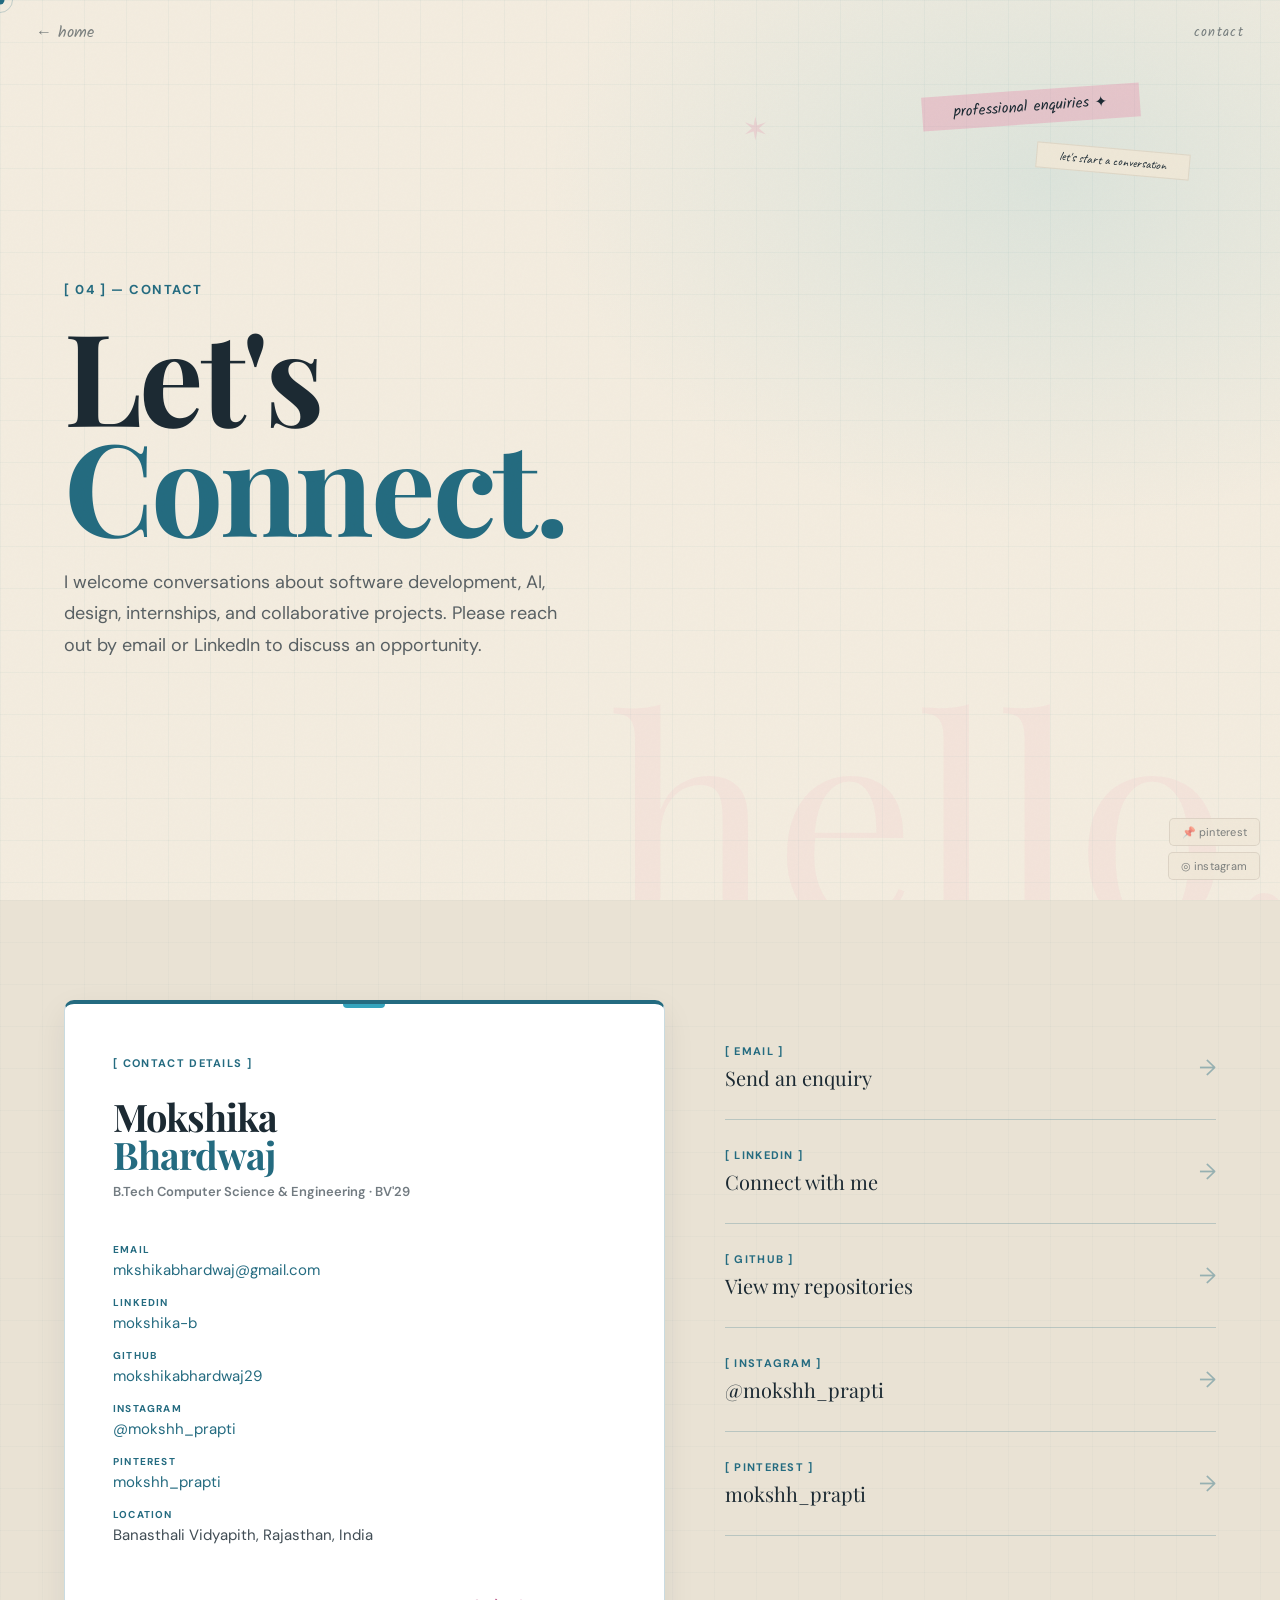
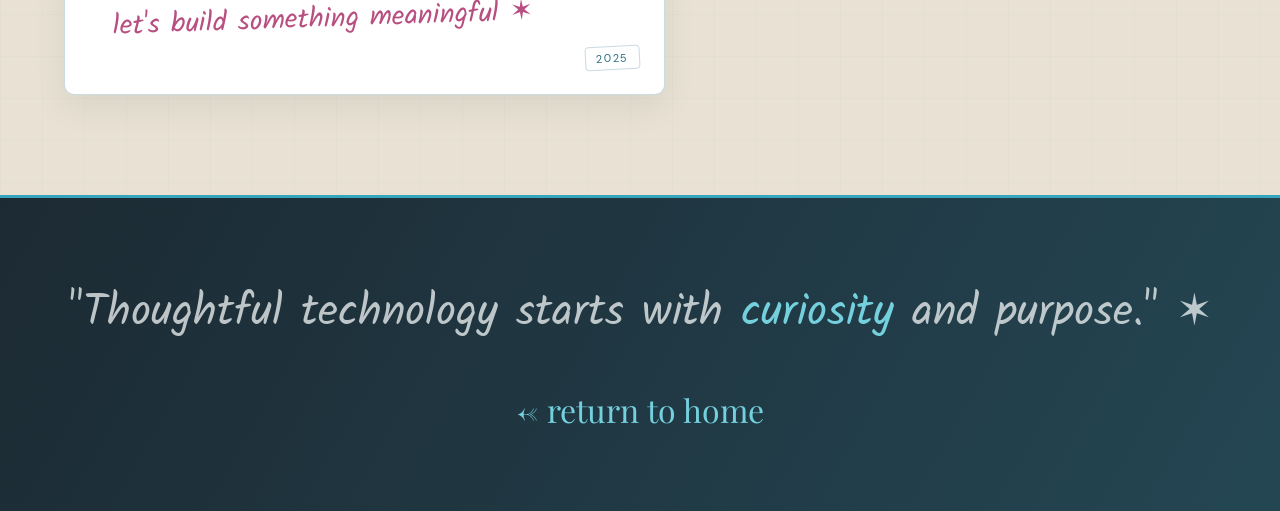
<file: contact.html>
<!DOCTYPE html>
<html lang="en">
<head>
  <meta charset="UTF-8">
  <meta name="viewport" content="width=device-width, initial-scale=1.0">
  <title>Contact | Mokshika Bhardwaj</title>
  <meta name="description" content="Contact Mokshika Bhardwaj about software projects, creative collaborations, internships, and technology initiatives.">
  <link rel="stylesheet" href="style.css">
  <style>
    .contact-hero { min-height:100vh; display:flex; flex-direction:column; justify-content:center; padding:120px 64px 80px; position:relative; overflow:hidden; background:var(--cream); }
    .ch-bg-word { position:absolute; bottom:-50px; right:-20px; font-family:'Playfair Display', serif; font-size:clamp(160px,22vw,320px); color:rgba(232,120,158,.07); line-height:1; pointer-events:none; user-select:none; }
    .ch-tape-1 { position:absolute; top:90px; right:140px; background:rgba(232,120,158,.3); padding:5px 32px; transform:rotate(-4deg); font-family:'Kalam',cursive; font-size:15px; color:var(--ink); }
    .ch-tape-2 { position:absolute; top:148px; right:90px; background:rgba(240,232,216,.9); padding:4px 22px; transform:rotate(5deg); font-family:'Caveat',cursive; font-size:13px; color:var(--ink); border:1px solid rgba(42,31,24,.08); }
    .ch-star { position:absolute; top:108px; left:58%; font-size:32px; color:rgba(232,120,158,.2); animation:float 3.5s ease-in-out infinite; --r:-8deg; }
    .ch-eyebrow { font-family:'Kalam',cursive; font-size:13px; letter-spacing:.35em; text-transform:uppercase; color:var(--pink2); margin-bottom:18px; opacity:0; animation:riseIn .8s ease .3s forwards; position:relative; z-index:2; }
    .ch-title { font-family:'Playfair Display', serif; font-size:clamp(64px,10vw,140px); line-height:.86; color:var(--ink); opacity:0; animation:riseIn .9s ease .45s forwards; position:relative; z-index:2; }
    .ch-title em { color:var(--pink); font-style:normal; }
    .ch-sub { font-family:'DM Sans', sans-serif; font-size:18px; line-height:1.75; color:rgba(42,31,24,.45); max-width:520px; margin-top:28px; opacity:0; animation:riseIn .9s ease .65s forwards; position:relative; z-index:2; }

    /* ID SECTION */
    .id-section { padding:100px 64px; background:var(--cream2); display:grid; grid-template-columns:1.1fr .9fr; gap:60px; align-items:start; }
    .id-card { background:#fff; padding:52px 48px; position:relative; box-shadow:4px 6px 20px rgba(42,31,24,.1); border:1px solid rgba(42,31,24,.05); transform:rotate(-1.5deg); }
    .id-card::before { content:''; position:absolute; top:-10px; left:50%; transform:translateX(-50%); width:56px; height:12px; background:rgba(232,120,158,.4); border-radius:1px; }
    .id-top-label { font-family:'Kalam',cursive; font-size:11px; letter-spacing:.35em; text-transform:uppercase; color:var(--pink2); margin-bottom:28px; }
    .id-name { font-family:'Playfair Display', serif; font-size:38px; color:var(--ink); line-height:1; margin-bottom:8px; }
    .id-name em { color:var(--pink); font-style:normal; }
    .id-role { font-family:'Kalam',cursive; font-size:16px; color:rgba(42,31,24,.4); margin-bottom:40px; }
    .id-row { margin-bottom:16px; }
    .id-row-label { font-family:'Kalam',cursive; font-size:11px; letter-spacing:.25em; text-transform:uppercase; color:rgba(42,31,24,.3); margin-bottom:4px; }
    .id-row-val { font-family:'DM Sans', sans-serif; font-size:15px; color:rgba(42,31,24,.7); }
    .id-row-val a { color:var(--pink2); text-decoration:none; transition:opacity .2s; }
    .id-row-val a:hover { opacity:.7; }
    .id-sig { font-family:'Kalam',cursive; font-size:28px; color:var(--pink); margin-top:36px; transform:rotate(-2deg); display:inline-block; }
    .id-stamp { position:absolute; bottom:24px; right:24px; border:3px solid rgba(232,120,158,.5); padding:4px 10px; font-family:'DM Sans', sans-serif; font-size:11px; letter-spacing:.15em; text-transform:uppercase; color:rgba(232,120,158,.5); transform:rotate(-7deg); }

    .methods-col { display:flex; flex-direction:column; gap:0; padding-top:16px; }
    .method-item { padding:28px 0; border-bottom:1px dashed rgba(42,31,24,.12); text-decoration:none; color:var(--ink); display:flex; align-items:center; justify-content:space-between; transition:padding-left .3s; cursor:none; }
    .method-item:hover { padding-left:14px; }
    .method-item:hover .m-arrow { transform:translateX(6px); color:var(--pink); }
    .m-type { font-family:'Kalam',cursive; font-size:11px; letter-spacing:.25em; text-transform:uppercase; color:var(--pink2); margin-bottom:6px; }
    .m-val { font-family:'Playfair Display', serif; font-size:22px; color:var(--ink); }
    .m-arrow { font-size:22px; color:rgba(42,31,24,.2); transition:transform .3s,color .2s; }

    /* bottom strip */
    .bottom-strip { background:var(--cream); border-top:1px solid rgba(42,31,24,.06); padding:80px 64px; text-align:center; }
    .bs-quote { font-family:'Kalam',cursive; font-size:clamp(22px,3.5vw,44px); color:rgba(42,31,24,.35); transform:rotate(-1.5deg); display:inline-block; margin-bottom:24px; }
    .bs-quote em { color:var(--pink); font-style:normal; }
    .bh-link { display:inline-flex; align-items:center; gap:12px; font-family:'Playfair Display', serif; font-size:clamp(20px,2.5vw,32px); color:rgba(42,31,24,.4); text-decoration:none; transition:color .2s; cursor:none; margin-top:16px; }
    .bh-link:hover { color:var(--pink); }

    @media(max-width:860px){
      .contact-hero,.id-section,.bottom-strip{padding-left:28px;padding-right:28px;}
      .id-section{grid-template-columns:1fr;}
      .next-bar{padding:48px 28px;flex-direction:column;gap:16px;}
    }
  
    /* ── PROFESSIONAL TECH SYSTEM: CONTACT ── */
    .contact-hero {
      background-color: var(--cream);
      background-image:
        radial-gradient(ellipse at 82% 20%, rgba(53,164,189,.12), transparent 34%),
        linear-gradient(rgba(36,107,128,.04) 1px, transparent 1px),
        linear-gradient(90deg, rgba(36,107,128,.04) 1px, transparent 1px);
      background-size: auto, 42px 42px, 42px 42px;
    }
    .ch-eyebrow, .id-top-label, .id-row-label, .m-type {
      font-family: 'DM Sans', sans-serif;
      font-weight: 700;
      color: var(--tech);
      letter-spacing: .12em;
    }
    .ch-title em, .id-name em { color: var(--tech); }
    .ch-sub { color: rgba(28,42,51,.72); }
    .id-section {
      background-image:
        linear-gradient(rgba(36,107,128,.026) 1px, transparent 1px),
        linear-gradient(90deg, rgba(36,107,128,.026) 1px, transparent 1px);
      background-size: 42px 42px;
    }
    .id-card {
      transform: none;
      border: 1px solid var(--tech-line);
      border-top: 4px solid var(--tech);
      border-radius: 10px;
      box-shadow: 0 12px 32px rgba(28,42,51,.08);
    }
    .id-card::before { background: var(--tech-bright); width: 42px; height: 4px; top: 0; border-radius: 0 0 4px 4px; }
    .id-role { font-family: 'DM Sans', sans-serif; font-size: 13px; font-weight: 600; color: rgba(28,42,51,.62); line-height: 1.6; }
    .id-row-label { font-size: 10px; }
    .id-row-val { color: rgba(28,42,51,.84); overflow-wrap: anywhere; }
    .id-row-val a { color: var(--tech); }
    .id-sig { color: var(--pink2); }
    .id-stamp { color: var(--tech); border-color: var(--tech-line); border-width: 1px; border-radius: 4px; transform: rotate(-3deg); }
    .method-item { border-bottom: 1px solid var(--tech-line); }
    .method-item:hover { padding-left: 10px; }
    .method-item:hover .m-arrow, .bh-link:hover { color: var(--tech); }
    .m-val { font-size: 20px; }
    .m-arrow { color: rgba(36,107,128,.42); }
    .bottom-strip {
      background: linear-gradient(120deg, #1c2a33 0%, #244653 100%);
      border-top: 3px solid var(--tech-bright);
    }
    .bs-quote { color: rgba(243,247,247,.75); transform: none; }
    .bs-quote em, .bh-link { color: #75d0de; }
    @media (max-width: 860px) {
      .contact-hero { background-size: auto, 34px 34px, 34px 34px; }
      .id-card { padding: 38px 28px; }
      .bottom-strip { padding-top: 56px; padding-bottom: 56px; }
    }

  </style>
</head>
<body>
<div class="cur-dot" id="cur-dot"></div>
<div class="cur-ring" id="cur-ring"></div>
<nav class="topnav">
  <a href="index.html" class="back-btn">← home</a>
  <span class="nav-page-label">contact</span>
</nav>

<section class="contact-hero">
  <div class="ch-bg-word">hello.</div>
  <div class="ch-tape-1">professional enquiries ✦</div>
  <div class="ch-tape-2">let's start a conversation</div>
  <span class="ch-star">✶</span>
  <p class="ch-eyebrow">[ 04 ] — contact</p>
  <h1 class="ch-title">Let's<br><em>Connect.</em></h1>
  <p class="ch-sub">I welcome conversations about software development, AI, design, internships, and collaborative projects. Please reach out by email or LinkedIn to discuss an opportunity.</p>
</section>

<section class="id-section">
  <div class="id-card reveal">
    <div class="id-top-label">[ contact details ]</div>
    <div class="id-name">Mokshika<br><em>Bhardwaj</em></div>
    <div class="id-role">B.Tech Computer Science &amp; Engineering · BV'29</div>
    <div class="id-row"><div class="id-row-label">Email</div><div class="id-row-val"><a href="mailto:mkshikabhardwaj@gmail.com">mkshikabhardwaj@gmail.com</a></div></div>
    <div class="id-row"><div class="id-row-label">LinkedIn</div><div class="id-row-val"><a href="https://www.linkedin.com/in/mokshika-b-4b5b54285" target="_blank" rel="noopener noreferrer">mokshika-b</a></div></div>
    <div class="id-row"><div class="id-row-label">GitHub</div><div class="id-row-val"><a href="https://github.com/mokshikabhardwaj29" target="_blank" rel="noopener noreferrer">mokshikabhardwaj29</a></div></div>
    <div class="id-row"><div class="id-row-label">Instagram</div><div class="id-row-val"><a href="https://www.instagram.com/mokshh_prapti/" target="_blank">@mokshh_prapti</a></div></div>
    <div class="id-row"><div class="id-row-label">Pinterest</div><div class="id-row-val"><a href="https://pinterest.com/mokshh_prapti/" target="_blank">mokshh_prapti</a></div></div>
    <div class="id-row"><div class="id-row-label">Location</div><div class="id-row-val">Banasthali Vidyapith, Rajasthan, India</div></div>
    <div class="id-sig">let's build something meaningful ✶</div>
    <div class="id-stamp">2025</div>
  </div>
  <div class="methods-col reveal rd1">
    <a href="mailto:mkshikabhardwaj@gmail.com" class="method-item"><div><div class="m-type">[ email ]</div><div class="m-val">Send an enquiry</div></div><span class="m-arrow">→</span></a>
    <a href="https://www.linkedin.com/in/mokshika-b-4b5b54285" target="_blank" rel="noopener noreferrer" class="method-item"><div><div class="m-type">[ linkedin ]</div><div class="m-val">Connect with me</div></div><span class="m-arrow">→</span></a>
    <a href="https://github.com/mokshikabhardwaj29" target="_blank" rel="noopener noreferrer" class="method-item"><div><div class="m-type">[ github ]</div><div class="m-val">View my repositories</div></div><span class="m-arrow">→</span></a>
    <a href="https://www.instagram.com/mokshh_prapti/" target="_blank" class="method-item"><div><div class="m-type">[ instagram ]</div><div class="m-val">@mokshh_prapti</div></div><span class="m-arrow">→</span></a>
    <a href="https://pinterest.com/mokshh_prapti/" target="_blank" class="method-item"><div><div class="m-type">[ pinterest ]</div><div class="m-val">mokshh_prapti</div></div><span class="m-arrow">→</span></a>
  </div>
</section>

<div class="bottom-strip">
  <div class="bs-quote reveal">"Thoughtful technology starts with <em>curiosity</em> and purpose." ✶</div><br>
  <a href="index.html" class="bh-link reveal rd1">← return to home</a>
</div>

<div class="social-pill">
  <a href="https://pinterest.com/mokshh_prapti/" target="_blank" class="pill-link">📌 pinterest</a>
  <a href="https://www.instagram.com/mokshh_prapti/" target="_blank" class="pill-link">◎ instagram</a>
</div>

<script>
  const dot=document.getElementById('cur-dot'),ring=document.getElementById('cur-ring');
  let mx=0,my=0,rx=0,ry=0;
  document.addEventListener('mousemove',e=>{mx=e.clientX;my=e.clientY;});
  (function loop(){rx+=(mx-rx)*.13;ry+=(my-ry)*.13;dot.style.left=mx+'px';dot.style.top=my+'px';ring.style.left=rx+'px';ring.style.top=ry+'px';requestAnimationFrame(loop);})();
  document.querySelectorAll('a,button').forEach(el=>{el.addEventListener('mouseenter',()=>ring.style.transform='translate(-50%,-50%) scale(1.8)');el.addEventListener('mouseleave',()=>ring.style.transform='translate(-50%,-50%) scale(1)');});
  const obs=new IntersectionObserver(es=>es.forEach(e=>{if(e.isIntersecting){e.target.classList.add('vis');obs.unobserve(e.target);}}),{threshold:.08});
  document.querySelectorAll('.reveal').forEach(el=>obs.observe(el));
</script>
</body>
</html>
</file>
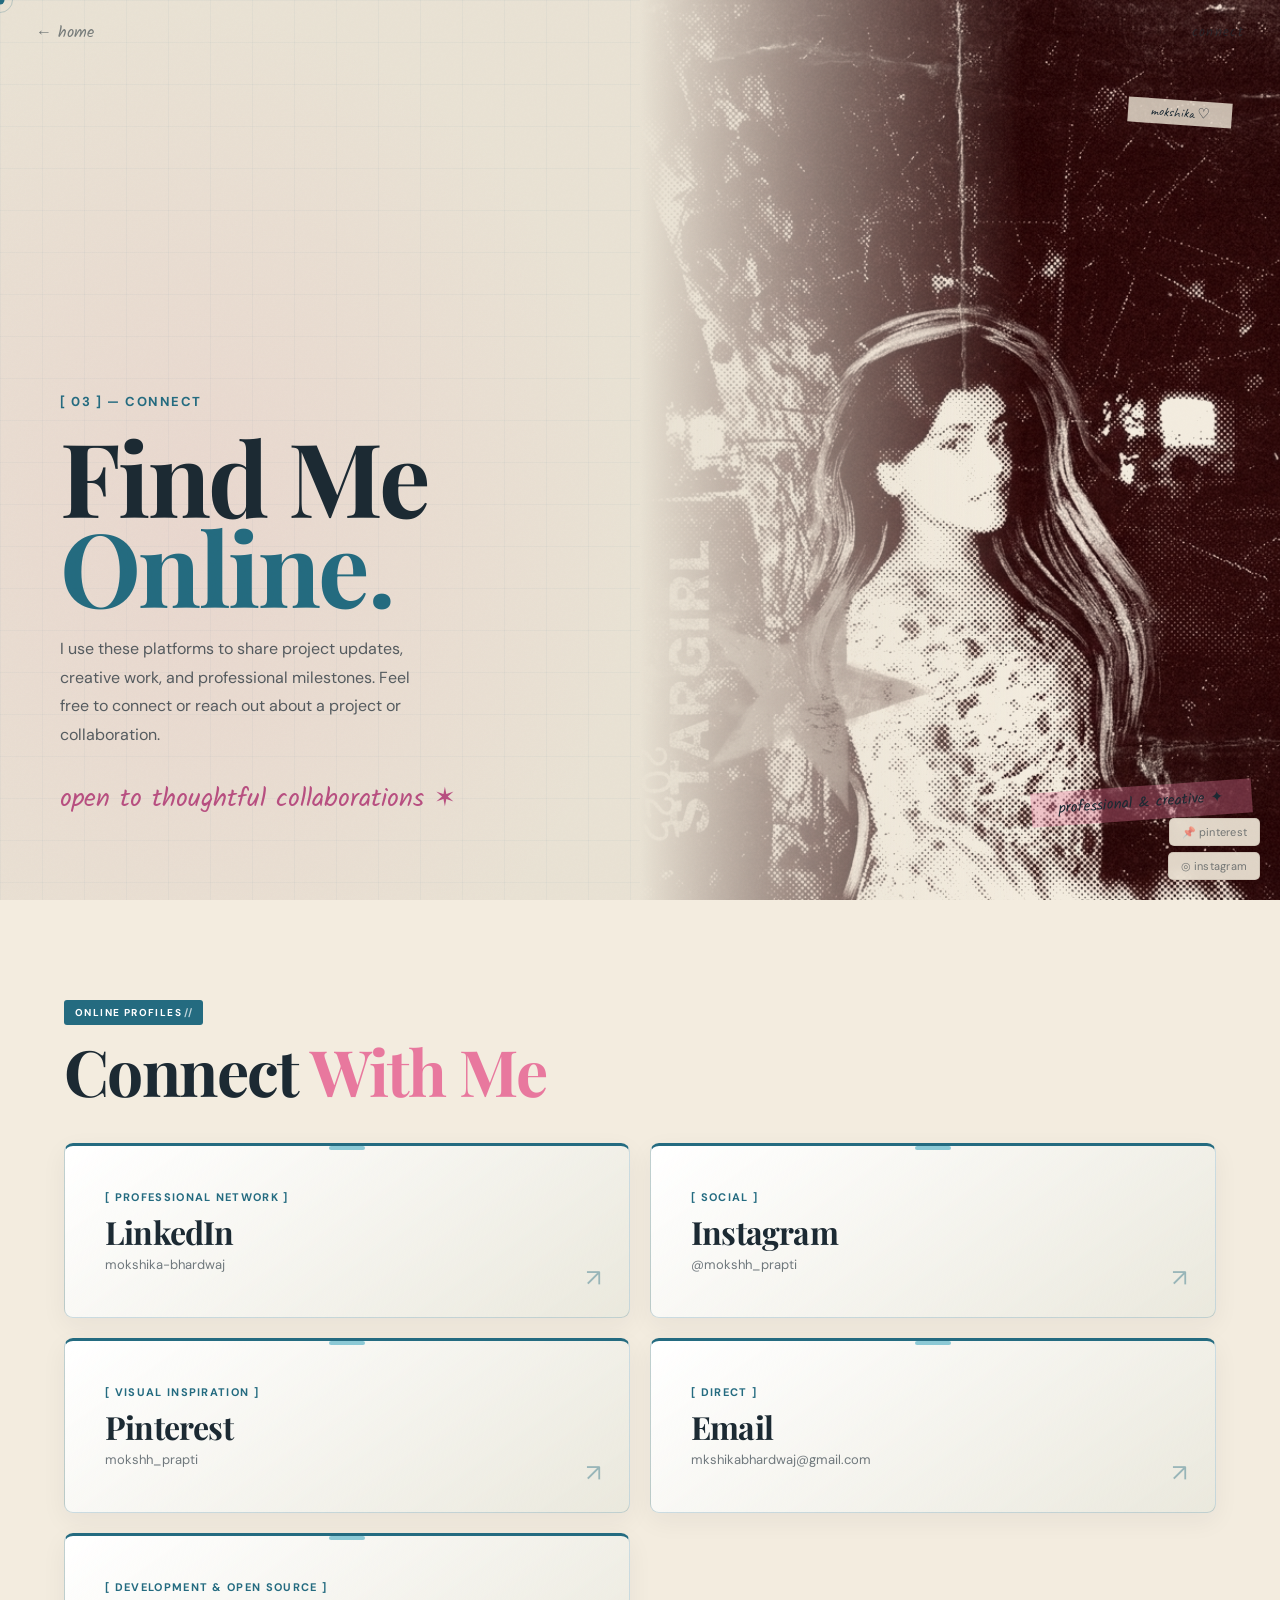
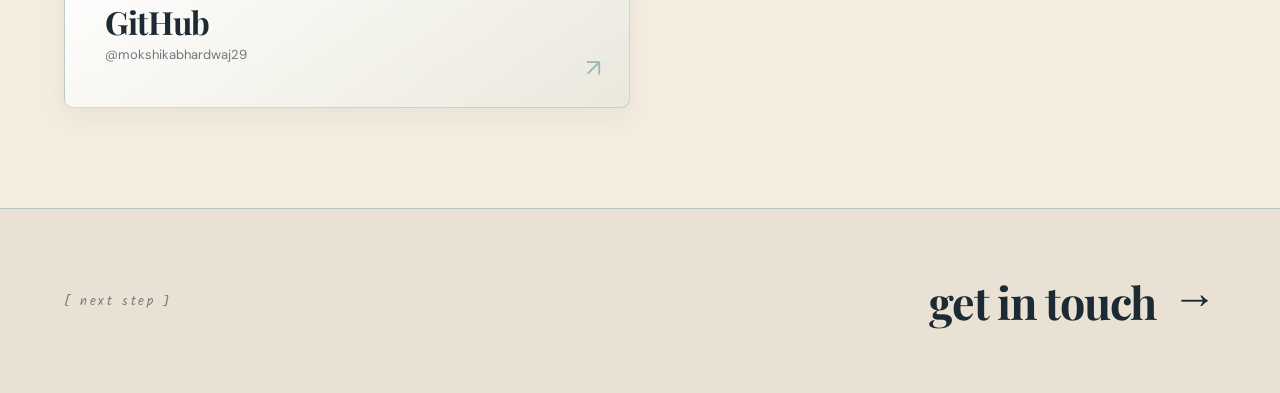
<file: social.html>
<!DOCTYPE html>
<html lang="en">
<head>
  <meta charset="UTF-8">
  <meta name="viewport" content="width=device-width, initial-scale=1.0">
  <title>Connect | Mokshika Bhardwaj</title>
  <meta name="description" content="Connect with Mokshika Bhardwaj on LinkedIn, GitHub, Instagram, Pinterest, or email.">
  <link rel="stylesheet" href="style.css">
  <style>
    /* ── HERO ── */
    .social-hero { min-height:100vh; display:grid; grid-template-columns:1fr 1fr; position:relative; overflow:hidden; }
    .sh-left { background:var(--cream2); display:flex; flex-direction:column; justify-content:flex-end; padding:120px 60px 80px; position:relative; overflow:hidden; }
    .sh-left::before { content:''; position:absolute; inset:0; background:radial-gradient(ellipse at 30% 60%,rgba(232,120,158,.12) 0%,transparent 70%); }
    .sh-eyebrow { font-family:'Kalam',cursive; font-size:13px; letter-spacing:.35em; text-transform:uppercase; color:var(--pink2); margin-bottom:18px; position:relative; z-index:2; opacity:0; animation:riseIn .8s ease .3s forwards; }
    .sh-title { font-family:'Playfair Display', serif; font-size:clamp(56px,8vw,110px); line-height:.88; color:var(--ink); position:relative; z-index:2; opacity:0; animation:riseIn .9s ease .45s forwards; }
    .sh-title em { color:var(--pink); font-style:normal; }
    .sh-sub { font-family:'DM Sans', sans-serif; font-size:16px; line-height:1.8; color:rgba(42,31,24,.5); max-width:360px; margin-top:24px; position:relative; z-index:2; opacity:0; animation:riseIn .9s ease .65s forwards; }
    .sh-note { font-family:'Kalam',cursive; font-size:26px; color:var(--pink); display:inline-block; transform:rotate(-2.5deg); margin-top:28px; position:relative; z-index:2; opacity:0; animation:riseIn .9s ease .85s forwards; }
    .sh-portrait { position:relative; overflow:hidden; background:var(--cream); }
    .sh-portrait img { width:100%; height:100%; object-fit:cover; object-position:top center; filter:grayscale(.6) contrast(1.1); mix-blend-mode:multiply; opacity:0; animation:fadeIn 1.2s ease .2s forwards; transition:filter .5s; }
    .sh-portrait:hover img { filter:grayscale(.1) contrast(1.05); }
    .port-overlay { position:absolute; inset:0; background:linear-gradient(to left,transparent 40%,var(--cream2) 100%); pointer-events:none; }
    .port-tape-1 { position:absolute; bottom:80px; right:28px; background:rgba(232,120,158,.35); padding:5px 28px; transform:rotate(-4deg); font-family:'Kalam',cursive; font-size:15px; color:var(--ink); z-index:10; }
    .port-tape-2 { position:absolute; top:100px; right:48px; background:rgba(240,232,216,.8); padding:4px 22px; transform:rotate(4deg); font-family:'Caveat',cursive; font-size:14px; color:var(--ink); z-index:10; }

    /* ── LINKS ── */
    .links-section { padding:100px 64px; background:var(--cream); }
    .link-cards { display:grid; grid-template-columns:repeat(2,1fr); gap:20px; }
    .link-card { background:#fff; padding:44px 40px; position:relative; text-decoration:none; color:var(--ink); box-shadow:3px 4px 16px rgba(42,31,24,.07); border:1px solid rgba(42,31,24,.05); display:block; cursor:none; transition:transform .35s cubic-bezier(.34,1.56,.64,1), box-shadow .3s; }
    .link-card:hover { transform:translateY(-8px) rotate(-1.5deg); box-shadow:6px 12px 28px rgba(42,31,24,.15); }
    .lc-tape { position:absolute; top:-8px; left:50%; transform:translateX(-50%); width:44px; height:10px; border-radius:1px; }
    .lc-platform { font-family:'Kalam',cursive; font-size:11px; letter-spacing:.3em; text-transform:uppercase; color:var(--pink2); margin-bottom:12px; }
    .lc-name { font-family:'Playfair Display', serif; font-size:32px; color:var(--ink); margin-bottom:8px; line-height:1; transition:color .2s; }
    .link-card:hover .lc-name { color:var(--pink); }
    .lc-handle { font-family:'Caveat',cursive; font-size:17px; color:rgba(42,31,24,.4); }
    .lc-arrow { position:absolute; bottom:24px; right:28px; font-size:24px; color:rgba(232,120,158,.3); transition:transform .3s,color .2s; }
    .link-card:hover .lc-arrow { transform:translate(4px,-4px); color:var(--pink); }

    @media(max-width:860px){
      .social-hero{grid-template-columns:1fr;}
      .sh-portrait{height:50vh;}
      .sh-left,.links-section{padding-left:28px;padding-right:28px;}
      .link-cards{grid-template-columns:1fr;}
      .next-bar{padding:48px 28px;flex-direction:column;gap:16px;}
    }
  
    /* ── PROFESSIONAL TECH SYSTEM: CONNECT ── */
    .sh-left::before {
      background:
        radial-gradient(ellipse at 30% 60%, rgba(232,120,158,.10) 0%, transparent 70%),
        linear-gradient(rgba(36,107,128,.04) 1px, transparent 1px),
        linear-gradient(90deg, rgba(36,107,128,.04) 1px, transparent 1px);
      background-size: auto, 42px 42px, 42px 42px;
    }
    .sh-eyebrow, .lc-platform { font-family: 'DM Sans', sans-serif; font-weight: 700; color: var(--tech); letter-spacing: .12em; }
    .sh-title em { color: var(--tech); }
    .sh-sub { color: rgba(28,42,51,.72); }
    .sh-note { color: var(--pink2); }
    .link-card {
      background: linear-gradient(145deg, #fff 0%, rgba(53,164,189,.045) 100%);
      border: 1px solid var(--tech-line);
      border-top: 3px solid var(--tech);
      border-radius: 9px;
      box-shadow: 0 8px 26px rgba(28,42,51,.055);
      transition: transform .25s ease, box-shadow .25s ease, border-color .25s ease;
    }
    .link-card:hover {
      transform: translateY(-5px);
      box-shadow: 0 14px 32px rgba(36,107,128,.12);
      border-color: rgba(36,107,128,.35);
    }
    .lc-tape { height: 4px; width: 36px; border-radius: 4px; top: 0; background: var(--tech-bright) !important; opacity: .55; }
    .lc-name { color: var(--ink); }
    .link-card:hover .lc-name, .link-card:hover .lc-arrow { color: var(--tech); }
    .lc-handle { font-family: 'DM Sans', sans-serif; font-size: 13px; color: rgba(28,42,51,.62); }
    .lc-arrow { color: rgba(36,107,128,.42); }
    @media (max-width: 860px) {
      .sh-left { background-image: linear-gradient(rgba(36,107,128,.025) 1px, transparent 1px), linear-gradient(90deg, rgba(36,107,128,.025) 1px, transparent 1px); background-size: 36px 36px; }
      .link-card { padding: 34px 26px; }
    }

  </style>
</head>
<body>
<div class="cur-dot" id="cur-dot"></div>
<div class="cur-ring" id="cur-ring"></div>
<nav class="topnav">
  <a href="index.html" class="back-btn">← home</a>
  <span class="nav-page-label">connect</span>
</nav>

<section class="social-hero">
  <div class="sh-left">
    <p class="sh-eyebrow">[ 03 ] — connect</p>
    <h1 class="sh-title">Find Me<br><em>Online.</em></h1>
    <p class="sh-sub">I use these platforms to share project updates, creative work, and professional milestones. Feel free to connect or reach out about a project or collaboration.</p>
    <span class="sh-note">open to thoughtful collaborations ✶</span>
  </div>
  <div class="sh-portrait">
    <img src="assets/portrait_1.png" alt="Mokshika">
    <div class="port-overlay"></div>
    <div class="port-tape-1">professional &amp; creative ✦</div>
    <div class="port-tape-2">mokshika ♡</div>
  </div>
</section>

<section class="links-section">
  <div class="reveal"><div class="sec-tag">online profiles</div><h2 class="sec-title">Connect <em>With Me</em></h2></div>
  <div class="link-cards">
    <a href="https://www.linkedin.com/in/mokshika-b-4b5b54285" target="_blank" class="link-card reveal">
      <div class="lc-tape" style="background:rgba(100,160,210,.4)"></div>
      <div class="lc-platform">[ professional network ]</div>
      <div class="lc-name">LinkedIn</div>
      <div class="lc-handle">mokshika-bhardwaj</div>
      <span class="lc-arrow">↗</span>
    </a>
    <a href="https://www.instagram.com/mokshh_prapti/" target="_blank" class="link-card reveal rd1">
      <div class="lc-tape" style="background:rgba(232,120,158,.4)"></div>
      <div class="lc-platform">[ social ]</div>
      <div class="lc-name">Instagram</div>
      <div class="lc-handle">@mokshh_prapti</div>
      <span class="lc-arrow">↗</span>
    </a>
    <a href="https://pinterest.com/mokshh_prapti/" target="_blank" class="link-card reveal rd2">
      <div class="lc-tape" style="background:rgba(200,60,60,.4)"></div>
      <div class="lc-platform">[ visual inspiration ]</div>
      <div class="lc-name">Pinterest</div>
      <div class="lc-handle">mokshh_prapti</div>
      <span class="lc-arrow">↗</span>
    </a>
    <a href="mailto:mkshikabhardwaj@gmail.com" class="link-card reveal rd3">
      <div class="lc-tape" style="background:rgba(100,180,120,.4)"></div>
      <div class="lc-platform">[ direct ]</div>
      <div class="lc-name">Email</div>
      <div class="lc-handle">mkshikabhardwaj@gmail.com</div>
      <span class="lc-arrow">↗</span>
    </a>
    <a href="https://github.com/mokshikabhardwaj29" target="_blank" rel="noopener noreferrer" class="link-card reveal">
      <div class="lc-tape" style="background:rgba(42,31,24,.2)"></div>
      <div class="lc-platform">[ development &amp; open source ]</div>
      <div class="lc-name">GitHub</div>
      <div class="lc-handle">@mokshikabhardwaj29</div>
      <span class="lc-arrow">↗</span>
    </a>
  </div>
</section>

<div class="next-bar">
  <span class="next-hint">[ next step ]</span>
  <a href="contact.html" class="next-link">get in touch <span class="arr">→</span></a>
</div>
<div class="social-pill">
  <a href="https://pinterest.com/mokshh_prapti/" target="_blank" class="pill-link">📌 pinterest</a>
  <a href="https://www.instagram.com/mokshh_prapti/" target="_blank" class="pill-link">◎ instagram</a>
</div>

<script>
  const dot=document.getElementById('cur-dot'),ring=document.getElementById('cur-ring');
  let mx=0,my=0,rx=0,ry=0;
  document.addEventListener('mousemove',e=>{mx=e.clientX;my=e.clientY;});
  (function loop(){rx+=(mx-rx)*.13;ry+=(my-ry)*.13;dot.style.left=mx+'px';dot.style.top=my+'px';ring.style.left=rx+'px';ring.style.top=ry+'px';requestAnimationFrame(loop);})();
  document.querySelectorAll('a,button').forEach(el=>{el.addEventListener('mouseenter',()=>ring.style.transform='translate(-50%,-50%) scale(1.8)');el.addEventListener('mouseleave',()=>ring.style.transform='translate(-50%,-50%) scale(1)');});
  const obs=new IntersectionObserver(es=>es.forEach(e=>{if(e.isIntersecting){e.target.classList.add('vis');obs.unobserve(e.target);}}),{threshold:.08});
  document.querySelectorAll('.reveal').forEach(el=>obs.observe(el));
</script>
</body>
</html>
</file>
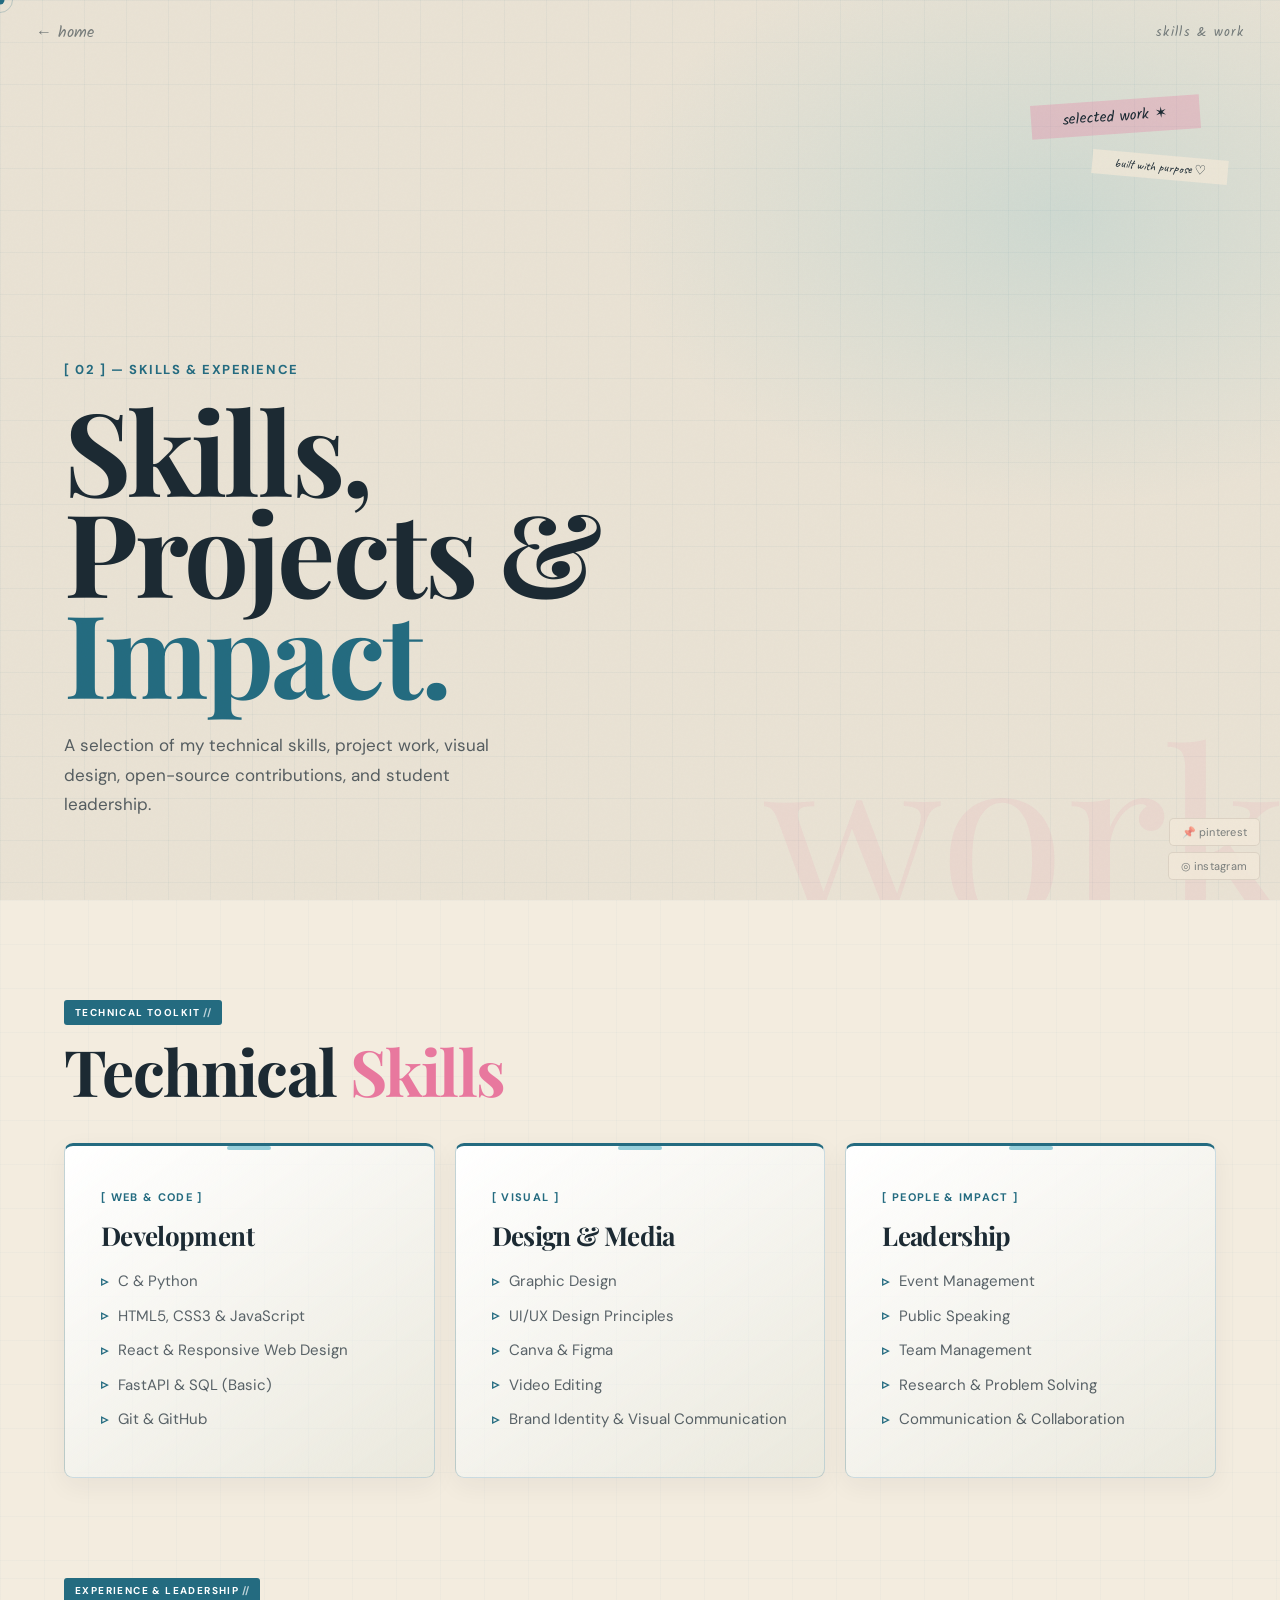
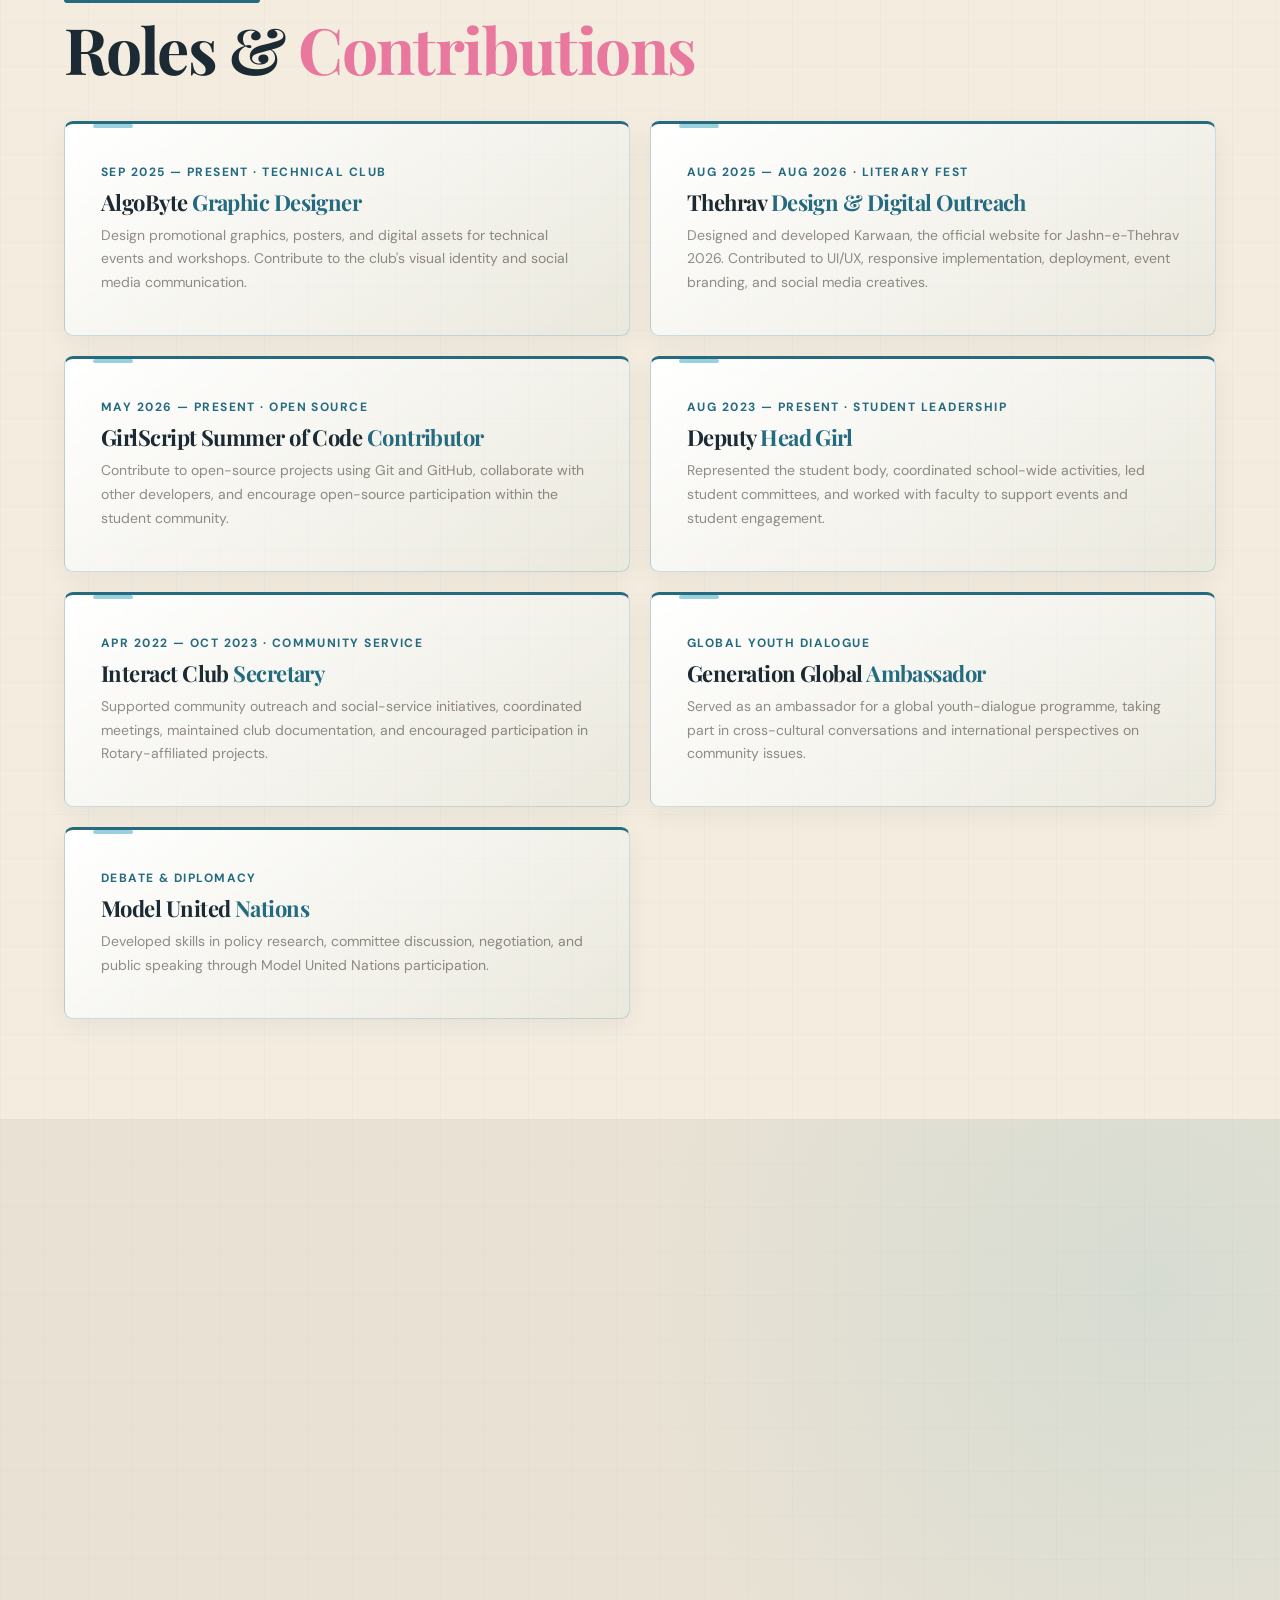
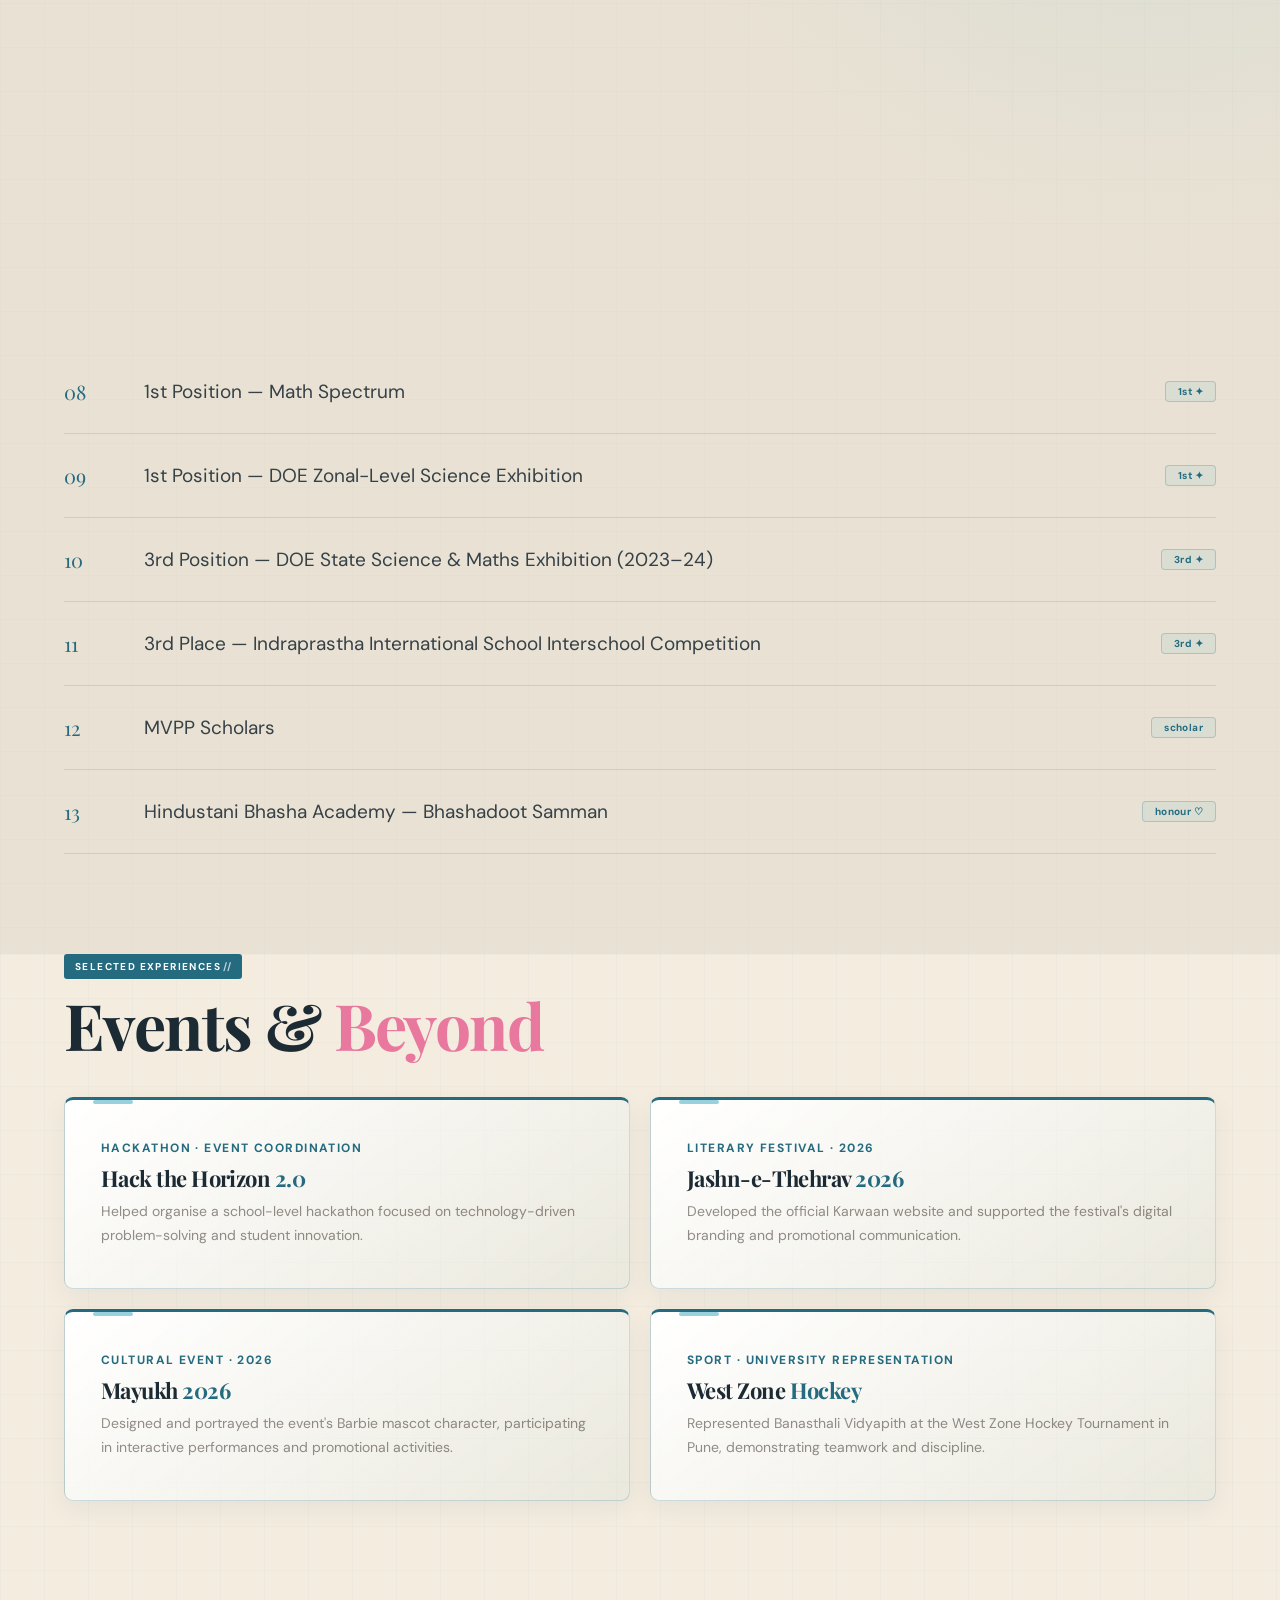
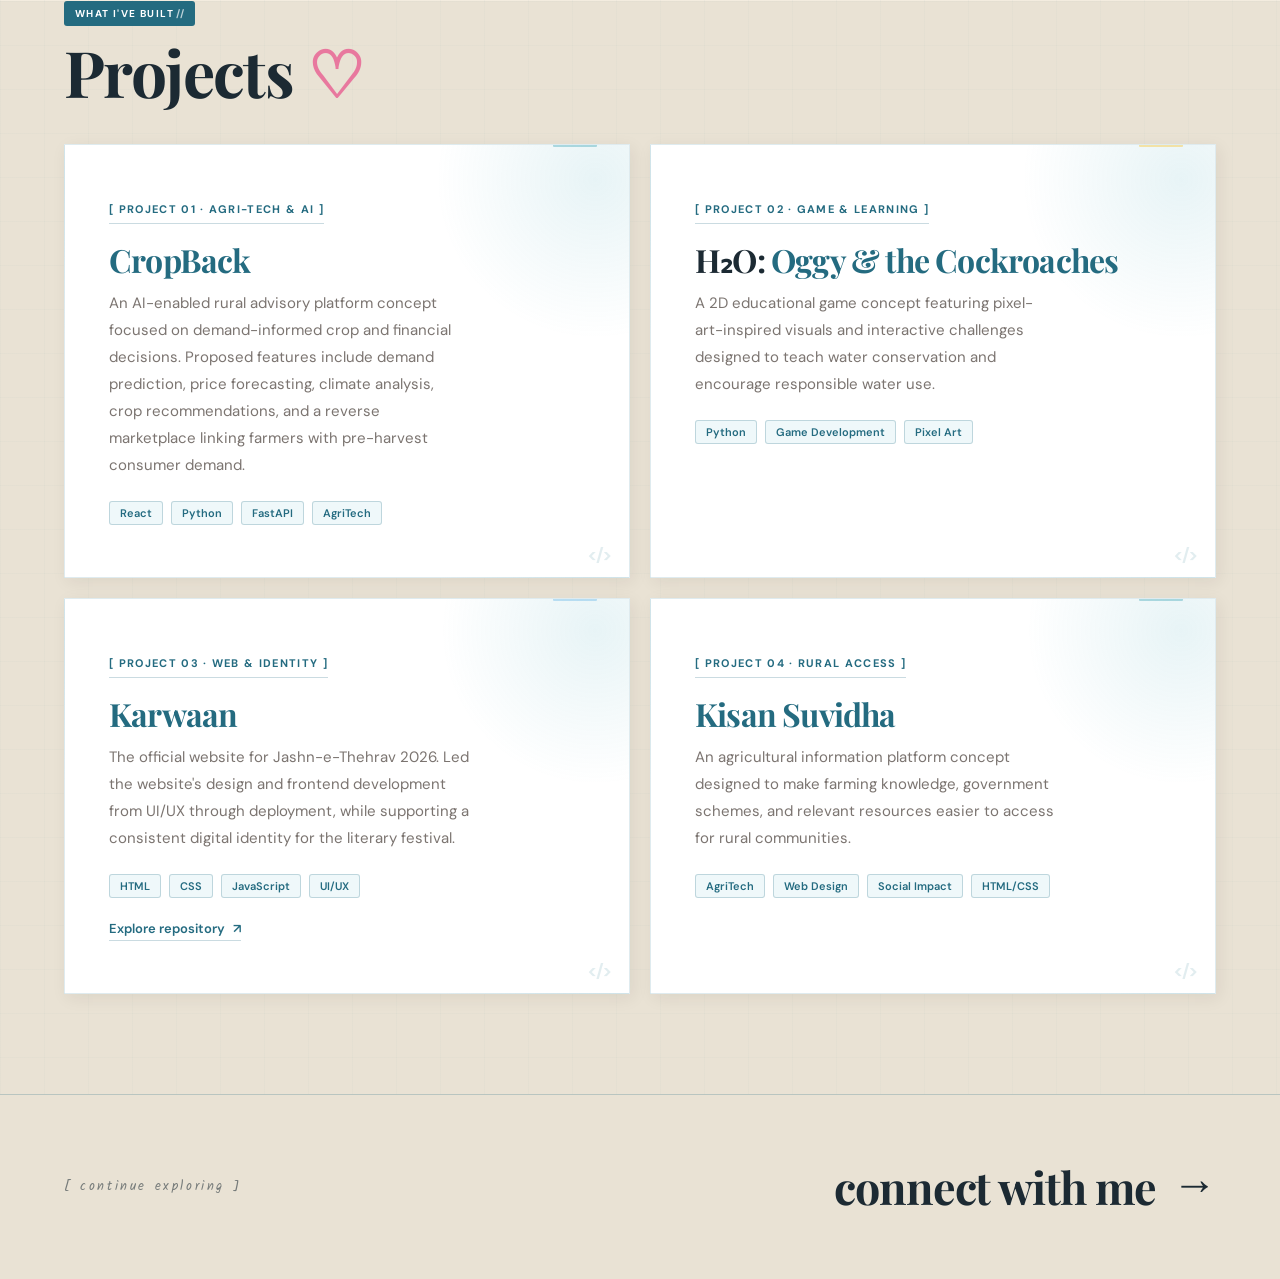
<file: work.html>
<!DOCTYPE html>
<html lang="en">
<head>
  <meta charset="UTF-8">
  <meta name="viewport" content="width=device-width, initial-scale=1.0">
  <title>Skills &amp; Work | Mokshika Bhardwaj</title>
  <meta name="description" content="Explore Mokshika Bhardwaj's technical skills, software projects, open-source contributions, creative work, and student leadership.">
  <link rel="stylesheet" href="style.css">
  <style>
    /* ── HERO ── */
    .work-hero {
      min-height: 100vh; display: flex; flex-direction: column;
      justify-content: flex-end; padding: 0 64px 80px;
      position: relative; overflow: hidden; background-color: var(--cream2);
      background-image:
        radial-gradient(circle at 82% 20%, rgba(73,169,186,.11), transparent 28%),
        linear-gradient(rgba(40,123,145,.045) 1px, transparent 1px),
        linear-gradient(90deg, rgba(40,123,145,.045) 1px, transparent 1px);
      background-size: auto, 38px 38px, 38px 38px;
    }
    .hero-bg-name {
      position: absolute; bottom: -40px; right: -10px;
      font-family: 'Playfair Display', serif; font-size: clamp(120px,18vw,240px);
      color: rgba(232,120,158,.1); line-height: 1;
      pointer-events: none; user-select: none;
    }
    .wh-tape { position: absolute; top: 100px; right: 80px; background: rgba(232,120,158,.3); padding: 5px 32px; transform: rotate(-4deg); font-family: 'Kalam', cursive; font-size: 15px; color: var(--ink); }
    .wh-tape2 { position: absolute; top: 155px; right: 52px; background: rgba(240,232,216,.8); padding: 4px 22px; transform: rotate(5deg); font-family: 'Caveat', cursive; font-size: 13px; color: var(--ink); }
    .wh-eyebrow { font-family: 'Kalam', cursive; font-size: 13px; letter-spacing: .35em; text-transform: uppercase; color: var(--pink2); margin-bottom: 18px; position: relative; z-index: 2; opacity: 0; animation: riseIn .8s ease .3s forwards; }
    .wh-title { font-family: 'Playfair Display', serif; font-size: clamp(60px,9vw,130px); line-height: .88; color: var(--ink); position: relative; z-index: 2; opacity: 0; animation: riseIn .9s ease .45s forwards; }
    .wh-title em { color: var(--pink); font-style: normal; }
    .wh-sub { font-family: 'DM Sans', sans-serif; font-size: 17px; line-height: 1.75; color: rgba(42,31,24,.5); max-width: 460px; margin-top: 28px; position: relative; z-index: 2; opacity: 0; animation: riseIn .9s ease .65s forwards; }

    /* ── SKILLS ── */
    .skills-section { padding: 100px 64px; background: var(--cream); }
    .skills-grid { display: grid; grid-template-columns: repeat(3,1fr); gap: 20px; }
    .sk-card { background: #fff; padding: 44px 36px; position: relative; box-shadow: 3px 4px 16px rgba(42,31,24,.07); border: 1px solid rgba(42,31,24,.05); transition: transform .3s cubic-bezier(.34,1.56,.64,1), box-shadow .3s; }
    .sk-card:hover { transform: translateY(-7px) rotate(-1.5deg); box-shadow: 6px 12px 28px rgba(42,31,24,.14); }
    .sk-tape { position: absolute; top: -8px; left: 50%; transform: translateX(-50%); width: 44px; height: 10px; border-radius: 1px; }
    .sk-icon { font-family: 'DM Sans', sans-serif; font-weight: 700; font-size: 11px; letter-spacing: .12em; text-transform: uppercase; color: var(--tech); margin-bottom: 14px; }
    .sk-title { font-family: 'Playfair Display', serif; font-size: 26px; color: var(--ink); margin-bottom: 16px; }
    .sk-list { list-style: none; display: flex; flex-direction: column; gap: 9px; }
    .sk-list li { font-family: 'DM Sans', sans-serif; font-size: 15px; color: rgba(42,31,24,.55); display: flex; align-items: center; gap: 10px; }
    .sk-list li::before { content: '♡'; color: var(--pink); font-size: 11px; }

    /* ── CLUBS ── */
    .clubs-section { padding: 0 64px 100px; background: var(--cream); }
    .clubs-grid { display: grid; grid-template-columns: repeat(2,1fr); gap: 20px; }
    .club-card { background: #fff; padding: 40px 36px; position: relative; box-shadow: 3px 4px 16px rgba(42,31,24,.07); border: 1px solid rgba(42,31,24,.05); transition: transform .3s cubic-bezier(.34,1.56,.64,1); }
    .club-card:hover { transform: translateY(-6px) rotate(1deg); }
    .club-tape { position: absolute; top: -8px; left: 28px; width: 40px; height: 10px; border-radius: 1px; }
    .club-role { font-family: 'Kalam', cursive; font-size: 12px; letter-spacing: .2em; text-transform: uppercase; color: var(--pink2); margin-bottom: 10px; }
    .club-name { font-family: 'Playfair Display', serif; font-size: 22px; color: var(--ink); margin-bottom: 10px; line-height: 1.1; }
    .club-name em { color: var(--pink); font-style: normal; }
    .club-desc { font-family: 'DM Sans', sans-serif; font-size: 14px; color: rgba(42,31,24,.5); line-height: 1.7; }

    /* ── ACHIEVEMENTS ── */
    .ach-section { padding: 100px 64px; background: var(--cream2); }
    .ach-list { display: flex; flex-direction: column; }
    .ach-item { display: grid; grid-template-columns: 48px 1fr auto; align-items: center; gap: 32px; padding: 28px 0; border-bottom: 1px dashed rgba(42,31,24,.12); transition: padding-left .3s; }
    .ach-item:hover { padding-left: 14px; }
    .ach-n { font-family: 'Playfair Display', serif; font-size: 20px; color: var(--pink); }
    .ach-name { font-family: 'DM Sans', sans-serif; font-size: 19px; color: var(--ink); }
    .ach-badge { font-family: 'Kalam', cursive; font-size: 13px; background: rgba(232,120,158,.15); border: 1px solid rgba(232,120,158,.3); color: var(--pink2); padding: 3px 12px; transform: rotate(-2deg); display: inline-block; white-space: nowrap; }

    /* ── PROJECTS ── */
    .proj-section { padding: 0 64px 100px; background: var(--cream2); }
    .proj-grid { display: grid; grid-template-columns: 1fr 1fr; gap: 20px; }
    .proj-card {
      background: #fff;
      background-image: radial-gradient(circle at 94% 8%, rgba(73,169,186,.13), transparent 24%);
      padding: 52px 44px; position: relative; isolation: isolate; overflow: hidden;
      box-shadow: 3px 4px 16px rgba(42,31,24,.07);
      border: 1px solid rgba(40,123,145,.15);
      transition: transform .3s cubic-bezier(.22,1,.36,1), box-shadow .3s, border-color .3s;
    }
    .proj-card::after {
      content: "</>";
      position: absolute; right: 18px; bottom: 13px;
      font: 700 20px/1 'DM Sans', sans-serif; letter-spacing: -.08em;
      color: rgba(40,123,145,.17); pointer-events: none; z-index: -1;
      transition: color .25s, transform .25s;
    }
    .proj-card:hover {
      transform: translateY(-6px);
      box-shadow: 6px 12px 28px rgba(40,123,145,.12);
      border-color: rgba(40,123,145,.34);
    }
    .proj-card:hover::after { color: rgba(40,123,145,.30); transform: translate(-3px,-2px); }
    .proj-tape { position: absolute; top: -8px; right: 32px; width: 44px; height: 10px; background: rgba(73,169,186,.42); border-radius: 1px; }
    .proj-num {
      display: inline-block; padding-bottom: 7px; margin-bottom: 20px;
      border-bottom: 1px solid var(--tech-line);
      font-family: 'DM Sans', sans-serif; font-size: 11px;
      font-weight: 700; letter-spacing: .12em; text-transform: uppercase; color: var(--tech);
    }
    .proj-name { font-family: 'Playfair Display', serif; font-size: 32px; color: var(--ink); margin-bottom: 14px; line-height: 1; }
    .proj-name em { color: var(--pink); font-style: normal; }
    .proj-desc { font-family: 'DM Sans', sans-serif; font-size: 15px; line-height: 1.8; color: rgba(42,31,24,.62); max-width: 360px; }
    .proj-tags { display: flex; flex-wrap: wrap; gap: 8px; margin-top: 22px; }
    .proj-tag {
      font-family: 'DM Sans', sans-serif; font-size: 11px; font-weight: 600;
      background: var(--tech-wash); border: 1px solid var(--tech-line);
      color: var(--tech); padding: 4px 10px; border-radius: 3px;
      display: inline-block; transform: none;
    }
    .proj-link {
      display: inline-flex; align-items: center; gap: 8px; margin-top: 22px;
      font-family: 'DM Sans', sans-serif; font-weight: 600; font-size: 13px;
      color: var(--tech); text-decoration: none;
      border-bottom: 1px solid var(--tech-line); padding-bottom: 3px;
      transition: gap .2s, color .2s;
    }
    .proj-link:hover { gap: 13px; color: var(--pink2); }

    @media(max-width:860px){
      .work-hero,.skills-section,.clubs-section,.ach-section,.proj-section{padding-left:28px;padding-right:28px;}
      .skills-grid,.clubs-grid,.proj-grid{grid-template-columns:1fr;}
      .ach-item{grid-template-columns:36px 1fr;}.ach-badge{display:none;}
      .next-bar{padding:48px 28px;flex-direction:column;gap:16px;}
    }
  
    /* ── PROFESSIONAL TECH SYSTEM: WORK ── */
    .work-hero {
      background-image:
        radial-gradient(ellipse at 83% 24%, rgba(53,164,189,.15), transparent 30%),
        linear-gradient(rgba(36,107,128,.045) 1px, transparent 1px),
        linear-gradient(90deg, rgba(36,107,128,.045) 1px, transparent 1px);
      background-size: auto, 42px 42px, 42px 42px;
    }
    .wh-eyebrow, .sk-icon, .club-role, .proj-num {
      font-family: 'DM Sans', sans-serif;
      font-weight: 700;
      color: var(--tech);
      letter-spacing: .12em;
    }
    .wh-title em { color: var(--tech); }
    .wh-sub { color: rgba(28,42,51,.72); }
    .skills-section, .clubs-section {
      background-image:
        linear-gradient(rgba(36,107,128,.022) 1px, transparent 1px),
        linear-gradient(90deg, rgba(36,107,128,.022) 1px, transparent 1px);
      background-size: 44px 44px;
    }
    .sk-card, .club-card {
      background: linear-gradient(145deg, #fff 0%, rgba(53,164,189,.045) 100%);
      border: 1px solid var(--tech-line);
      border-top: 3px solid var(--tech);
      border-radius: 9px;
      box-shadow: 0 8px 26px rgba(28,42,51,.055);
      transition: transform .25s ease, box-shadow .25s ease, border-color .25s ease;
    }
    .sk-card:hover, .club-card:hover {
      transform: translateY(-5px);
      box-shadow: 0 14px 32px rgba(36,107,128,.12);
      border-color: rgba(36,107,128,.35);
    }
    .sk-tape, .club-tape {
      height: 4px;
      border-radius: 4px;
      top: 0;
      background: var(--tech-bright) !important;
      opacity: .5;
    }
    .sk-title, .club-name { color: var(--ink); }
    .club-name em, .sk-title em { color: var(--tech); }
    .sk-list li { color: rgba(28,42,51,.72); }
    .sk-list li::before { content: "▹"; color: var(--tech); font-size: 14px; font-weight: 700; }
    .ach-section {
      background-image:
        radial-gradient(ellipse at 90% 12%, rgba(53,164,189,.10), transparent 32%),
        linear-gradient(rgba(36,107,128,.022) 1px, transparent 1px),
        linear-gradient(90deg, rgba(36,107,128,.022) 1px, transparent 1px);
      background-size: auto, 44px 44px, 44px 44px;
    }
    .ach-item { border-bottom: 1px solid rgba(36,107,128,.16); }
    .ach-n { color: var(--tech); }
    .ach-name { color: rgba(28,42,51,.88); }
    .ach-badge {
      font-family: 'DM Sans', sans-serif;
      font-size: 10px;
      font-weight: 700;
      letter-spacing: .04em;
      background: var(--tech-wash);
      border: 1px solid var(--tech-line);
      color: var(--tech);
      border-radius: 4px;
      transform: none;
    }
    .proj-section {
      background-image:
        linear-gradient(rgba(36,107,128,.024) 1px, transparent 1px),
        linear-gradient(90deg, rgba(36,107,128,.024) 1px, transparent 1px);
      background-size: 44px 44px;
    }
    .proj-name em { color: var(--tech); }
    .proj-card::after { font-size: 18px; opacity: .8; }
    @media (max-width: 860px) {
      .work-hero { background-size: auto, 34px 34px, 34px 34px; }
      .sk-card, .club-card { padding: 34px 26px; }
      .ach-item { gap: 16px; }
    }

  </style>
</head>
<body>
<div class="cur-dot" id="cur-dot"></div>
<div class="cur-ring" id="cur-ring"></div>
<nav class="topnav">
  <a href="index.html" class="back-btn">← home</a>
  <span class="nav-page-label">skills &amp; work</span>
</nav>

<section class="work-hero">
  <div class="hero-bg-name">work</div>
  <div class="wh-tape">selected work ✶</div>
  <div class="wh-tape2">built with purpose ♡</div>
  <p class="wh-eyebrow">[ 02 ] — skills &amp; experience</p>
  <h1 class="wh-title">Skills,<br>Projects &amp;<br><em>Impact.</em></h1>
  <p class="wh-sub">A selection of my technical skills, project work, visual design, open-source contributions, and student leadership.</p>
</section>

<section class="skills-section">
  <div class="reveal"><div class="sec-tag">technical toolkit</div><h2 class="sec-title">Technical <em>Skills</em></h2></div>
  <div class="skills-grid">
    <div class="sk-card reveal"><div class="sk-tape" style="background:rgba(232,120,158,.4)"></div><div class="sk-icon">[ web &amp; code ]</div><h3 class="sk-title">Development</h3><ul class="sk-list"><li>C &amp; Python</li><li>HTML5, CSS3 &amp; JavaScript</li><li>React &amp; Responsive Web Design</li><li>FastAPI &amp; SQL (Basic)</li><li>Git &amp; GitHub</li></ul></div>
    <div class="sk-card reveal rd1"><div class="sk-tape" style="background:rgba(245,200,66,.5)"></div><div class="sk-icon">[ visual ]</div><h3 class="sk-title">Design &amp; Media</h3><ul class="sk-list"><li>Graphic Design</li><li>UI/UX Design Principles</li><li>Canva &amp; Figma</li><li>Video Editing</li><li>Brand Identity &amp; Visual Communication</li></ul></div>
    <div class="sk-card reveal rd2"><div class="sk-tape" style="background:rgba(100,180,120,.4)"></div><div class="sk-icon">[ people &amp; impact ]</div><h3 class="sk-title">Leadership</h3><ul class="sk-list"><li>Event Management</li><li>Public Speaking</li><li>Team Management</li><li>Research &amp; Problem Solving</li><li>Communication &amp; Collaboration</li></ul></div>
  </div>
</section>

<section class="clubs-section">
  <div class="reveal"><div class="sec-tag">experience &amp; leadership</div><h2 class="sec-title">Roles &amp; <em>Contributions</em></h2></div>
  <div class="clubs-grid">
    <div class="club-card reveal"><div class="club-tape" style="background:rgba(232,120,158,.4)"></div><div class="club-role">Sep 2025 — present · technical club</div><h3 class="club-name">AlgoByte <em>Graphic Designer</em></h3><p class="club-desc">Design promotional graphics, posters, and digital assets for technical events and workshops. Contribute to the club's visual identity and social media communication.</p></div>
    <div class="club-card reveal rd1"><div class="club-tape" style="background:rgba(245,200,66,.5)"></div><div class="club-role">Aug 2025 — Aug 2026 · literary fest</div><h3 class="club-name">Thehrav <em>Design &amp; Digital Outreach</em></h3><p class="club-desc">Designed and developed Karwaan, the official website for Jashn-e-Thehrav 2026. Contributed to UI/UX, responsive implementation, deployment, event branding, and social media creatives.</p></div>
    <div class="club-card reveal rd2"><div class="club-tape" style="background:rgba(100,180,230,.4)"></div><div class="club-role">May 2026 — present · open source</div><h3 class="club-name">GirlScript Summer of Code <em>Contributor</em></h3><p class="club-desc">Contribute to open-source projects using Git and GitHub, collaborate with other developers, and encourage open-source participation within the student community.</p></div>
    <div class="club-card reveal rd3"><div class="club-tape" style="background:rgba(100,180,120,.4)"></div><div class="club-role">Aug 2023 — present · student leadership</div><h3 class="club-name">Deputy <em>Head Girl</em></h3><p class="club-desc">Represented the student body, coordinated school-wide activities, led student committees, and worked with faculty to support events and student engagement.</p></div>
    <div class="club-card reveal"><div class="club-tape" style="background:rgba(232,120,158,.4)"></div><div class="club-role">Apr 2022 — Oct 2023 · community service</div><h3 class="club-name">Interact Club <em>Secretary</em></h3><p class="club-desc">Supported community outreach and social-service initiatives, coordinated meetings, maintained club documentation, and encouraged participation in Rotary-affiliated projects.</p></div>
    <div class="club-card reveal rd1"><div class="club-tape" style="background:rgba(245,200,66,.5)"></div><div class="club-role">global youth dialogue</div><h3 class="club-name">Generation Global <em>Ambassador</em></h3><p class="club-desc">Served as an ambassador for a global youth-dialogue programme, taking part in cross-cultural conversations and international perspectives on community issues.</p></div>
    <div class="club-card reveal rd2"><div class="club-tape" style="background:rgba(100,180,230,.4)"></div><div class="club-role">debate &amp; diplomacy</div><h3 class="club-name">Model United <em>Nations</em></h3><p class="club-desc">Developed skills in policy research, committee discussion, negotiation, and public speaking through Model United Nations participation.</p></div>
  </div>
</section>

<section class="ach-section">
  <div class="reveal"><div class="sec-tag">recognition &amp; learning</div><h2 class="sec-title">Certifications &amp; <em>Honours</em></h2></div>
  <div class="ach-list">
    <div class="ach-item reveal"><span class="ach-n">01</span><span class="ach-name">Youth Ideathon 2024 — Top 100</span><span class="ach-badge">Top 100</span></div>
    <div class="ach-item reveal rd1"><span class="ach-n">02</span><span class="ach-name">Maker Fellowship — Kruu Inc. × Mindler</span><span class="ach-badge">Top 1%</span></div>
    <div class="ach-item reveal rd2"><span class="ach-n">03</span><span class="ach-name">SheFi Scholar 15</span><span class="ach-badge">scholar</span></div>
    <div class="ach-item reveal rd3"><span class="ach-n">04</span><span class="ach-name">Morgan Stanley × Girls Who Code — JavaScript</span><span class="ach-badge">certification</span></div>
    <div class="ach-item reveal rd4"><span class="ach-n">05</span><span class="ach-name">IBM SkillsBuild Internship — CSRBOX</span><span class="ach-badge">internship</span></div>
    <div class="ach-item reveal"><span class="ach-n">06</span><span class="ach-name">GirlScript Summer of Code (GSSoC)</span><span class="ach-badge">open source</span></div>
    <div class="ach-item reveal rd1"><span class="ach-n">07</span><span class="ach-name">India AI Impact Pre-Summit 2026</span><span class="ach-badge">attendee</span></div>
    <div class="ach-item reveal rd2"><span class="ach-n">08</span><span class="ach-name">1st Position — Math Spectrum</span><span class="ach-badge">1st ✦</span></div>
    <div class="ach-item reveal rd3"><span class="ach-n">09</span><span class="ach-name">1st Position — DOE Zonal-Level Science Exhibition</span><span class="ach-badge">1st ✦</span></div>
    <div class="ach-item reveal rd4"><span class="ach-n">10</span><span class="ach-name">3rd Position — DOE State Science &amp; Maths Exhibition (2023–24)</span><span class="ach-badge">3rd ✦</span></div>
    <div class="ach-item reveal"><span class="ach-n">11</span><span class="ach-name">3rd Place — Indraprastha International School Interschool Competition</span><span class="ach-badge">3rd ✦</span></div>
    <div class="ach-item reveal rd1"><span class="ach-n">12</span><span class="ach-name">MVPP Scholars</span><span class="ach-badge">scholar</span></div>
    <div class="ach-item reveal rd2"><span class="ach-n">13</span><span class="ach-name">Hindustani Bhasha Academy — Bhashadoot Samman</span><span class="ach-badge">honour ♡</span></div>
  </div>
</section>

<section class="clubs-section">
  <div class="reveal"><div class="sec-tag">selected experiences</div><h2 class="sec-title">Events &amp; <em>Beyond</em></h2></div>
  <div class="clubs-grid">
    <div class="club-card reveal">
      <div class="club-tape" style="background:rgba(232,120,158,.4)"></div>
      <div class="club-role">hackathon · event coordination</div>
      <h3 class="club-name">Hack the Horizon <em>2.0</em></h3>
      <p class="club-desc">Helped organise a school-level hackathon focused on technology-driven problem-solving and student innovation.</p>
    </div>
    <div class="club-card reveal rd1">
      <div class="club-tape" style="background:rgba(245,200,66,.5)"></div>
      <div class="club-role">literary festival · 2026</div>
      <h3 class="club-name">Jashn-e-Thehrav <em>2026</em></h3>
      <p class="club-desc">Developed the official Karwaan website and supported the festival's digital branding and promotional communication.</p>
    </div>
    <div class="club-card reveal rd2">
      <div class="club-tape" style="background:rgba(100,180,230,.4)"></div>
      <div class="club-role">cultural event · 2026</div>
      <h3 class="club-name">Mayukh <em>2026</em></h3>
      <p class="club-desc">Designed and portrayed the event's Barbie mascot character, participating in interactive performances and promotional activities.</p>
    </div>
    <div class="club-card reveal rd3">
      <div class="club-tape" style="background:rgba(100,180,120,.4)"></div>
      <div class="club-role">sport · university representation</div>
      <h3 class="club-name">West Zone <em>Hockey</em></h3>
      <p class="club-desc">Represented Banasthali Vidyapith at the West Zone Hockey Tournament in Pune, demonstrating teamwork and discipline.</p>
    </div>
  </div>
</section>
<section class="proj-section">
  <div class="reveal"><div class="sec-tag">what i've built</div><h2 class="sec-title">Projects <em>♡</em></h2></div>
  <div class="proj-grid">
    <article class="proj-card reveal">
      <div class="proj-tape"></div><div class="proj-num">[ project 01 · agri-tech &amp; AI ]</div>
      <h3 class="proj-name"><em>CropBack</em></h3>
      <p class="proj-desc">An AI-enabled rural advisory platform concept focused on demand-informed crop and financial decisions. Proposed features include demand prediction, price forecasting, climate analysis, crop recommendations, and a reverse marketplace linking farmers with pre-harvest consumer demand.</p>
      <div class="proj-tags"><span class="proj-tag">React</span><span class="proj-tag">Python</span><span class="proj-tag">FastAPI</span><span class="proj-tag">AgriTech</span></div>
    </article>
    <article class="proj-card reveal rd1">
      <div class="proj-tape" style="background:rgba(245,200,66,.45)"></div><div class="proj-num">[ project 02 · game &amp; learning ]</div>
      <h3 class="proj-name">H₂O: <em>Oggy &amp; the Cockroaches</em></h3>
      <p class="proj-desc">A 2D educational game concept featuring pixel-art-inspired visuals and interactive challenges designed to teach water conservation and encourage responsible water use.</p>
      <div class="proj-tags"><span class="proj-tag">Python</span><span class="proj-tag">Game Development</span><span class="proj-tag">Pixel Art</span></div>
    </article>
    <article class="proj-card reveal rd2">
      <div class="proj-tape" style="background:rgba(100,180,230,.4)"></div><div class="proj-num">[ project 03 · web &amp; identity ]</div>
      <h3 class="proj-name"><em>Karwaan</em></h3>
      <p class="proj-desc">The official website for Jashn-e-Thehrav 2026. Led the website's design and frontend development from UI/UX through deployment, while supporting a consistent digital identity for the literary festival.</p>
      <div class="proj-tags"><span class="proj-tag">HTML</span><span class="proj-tag">CSS</span><span class="proj-tag">JavaScript</span><span class="proj-tag">UI/UX</span></div>
      <a class="proj-link" href="https://github.com/mokshikabhardwaj29/Karwaan0129" target="_blank" rel="noopener noreferrer">Explore repository <span aria-hidden="true">↗</span></a>
    </article>
    <article class="proj-card reveal">
      <div class="proj-tape"></div><div class="proj-num">[ project 04 · rural access ]</div>
      <h3 class="proj-name"><em>Kisan Suvidha</em></h3>
      <p class="proj-desc">An agricultural information platform concept designed to make farming knowledge, government schemes, and relevant resources easier to access for rural communities.</p>
      <div class="proj-tags"><span class="proj-tag">AgriTech</span><span class="proj-tag">Web Design</span><span class="proj-tag">Social Impact</span><span class="proj-tag">HTML/CSS</span></div>
    </article>
  </div>
</section>

<div class="next-bar">
  <span class="next-hint">[ continue exploring ]</span>
  <a href="social.html" class="next-link">connect with me <span class="arr">→</span></a>
</div>
<div class="social-pill">
  <a href="https://pinterest.com/mokshh_prapti/" target="_blank" class="pill-link">📌 pinterest</a>
  <a href="https://www.instagram.com/mokshh_prapti/" target="_blank" class="pill-link">◎ instagram</a>
</div>

<script>
  const dot=document.getElementById('cur-dot'),ring=document.getElementById('cur-ring');
  let mx=0,my=0,rx=0,ry=0;
  document.addEventListener('mousemove',e=>{mx=e.clientX;my=e.clientY;});
  (function loop(){rx+=(mx-rx)*.13;ry+=(my-ry)*.13;dot.style.left=mx+'px';dot.style.top=my+'px';ring.style.left=rx+'px';ring.style.top=ry+'px';requestAnimationFrame(loop);})();
  document.querySelectorAll('a,button').forEach(el=>{el.addEventListener('mouseenter',()=>ring.style.transform='translate(-50%,-50%) scale(1.8)');el.addEventListener('mouseleave',()=>ring.style.transform='translate(-50%,-50%) scale(1)');});
  const obs=new IntersectionObserver(es=>es.forEach(e=>{if(e.isIntersecting){e.target.classList.add('vis');obs.unobserve(e.target);}}),{threshold:.08});
  document.querySelectorAll('.reveal').forEach(el=>obs.observe(el));
</script>
</body>
</html>
</file>
<file: style.css>
/* ══════════════════════════════════════════
   MOKSHIKA BHARDWAJ — CREAM SCRAPBOOK THEME
   ══════════════════════════════════════════ */
@import url('https://fonts.googleapis.com/css2?family=DM+Sans:wght@400;500;600;700&family=Playfair+Display:ital,wght@0,500;0,600;0,700;1,500;1,600;1,700&family=Caveat:wght@400;600;700&family=Kalam:wght@300;400;700&family=Permanent+Marker&display=swap');

*, *::before, *::after { margin:0; padding:0; box-sizing:border-box; }

:root {
  --cream:  #f3ecdf;
  --cream2: #e9e2d4;
  --ink:    #1c2a33;
  --pink:   #e8789e;
  --pink2:  #b84f81;
  --tech:   #246b80;
  --tech-bright: #35a4bd;
  --tech-line: rgba(36,107,128,0.24);
  --tech-wash: rgba(53,164,189,0.08);
  --muted:  rgba(28,42,51,0.56);
  --tape:   rgba(243,236,223,0.78);
}

html { scroll-behavior: smooth; }

body {
  background-color: var(--cream);
  background-image:
    linear-gradient(rgba(36,107,128,.028) 1px, transparent 1px),
    linear-gradient(90deg, rgba(36,107,128,.028) 1px, transparent 1px),
    url("data:image/svg+xml,%3Csvg xmlns='http://www.w3.org/2000/svg' width='400' height='400'%3E%3Cfilter id='p'%3E%3CfeTurbulence type='fractalNoise' baseFrequency='0.65' numOctaves='3' stitchTiles='stitch'/%3E%3CfeColorMatrix type='saturate' values='0'/%3E%3C/filter%3E%3Crect width='100%25' height='100%25' filter='url(%23p)' opacity='0.055'/%3E%3C/svg%3E");
  background-size: 44px 44px, 44px 44px, 400px 400px;
  color: var(--ink);
  font-family: 'DM Sans', sans-serif;
  cursor: none;
  overflow-x: hidden;
}

/* ── REFINED TYPOGRAPHY ──
   Editorial display headings + clean body copy, with handwritten scrapbook accents retained. */
h1, h2, h3, .bg-name, .sec-title, .ah-title, .wh-title, .ch-title,
.id-name, .lc-name, .val-title, .tl-name, .proj-name, .next-link {
  font-family: 'Playfair Display', serif;
  font-weight: 700;
  letter-spacing: -0.025em;
}
p, li, .ah-body, .val-desc, .tl-sub, .proj-desc, .club-desc, .wh-sub, .ch-sub {
  font-family: 'DM Sans', sans-serif;
  line-height: 1.7;
}


/* grain overlay */
body::after {
  content:''; position:fixed; inset:0; z-index:900; pointer-events:none;
  background-image: url("data:image/svg+xml,%3Csvg viewBox='0 0 512 512' xmlns='http://www.w3.org/2000/svg'%3E%3Cfilter id='g'%3E%3CfeTurbulence type='fractalNoise' baseFrequency='0.72' numOctaves='4' stitchTiles='stitch'/%3E%3C/filter%3E%3Crect width='100%25' height='100%25' filter='url(%23g)' opacity='0.04'/%3E%3C/svg%3E");
  opacity:0.5; mix-blend-mode:multiply;
}

/* ── CURSOR ── */
.cur-dot { width:9px; height:9px; background:var(--tech); border-radius:50%; position:fixed; z-index:9999; pointer-events:none; transform:translate(-50%,-50%); }
.cur-ring { width:26px; height:26px; border:1.5px solid var(--tech-line); border-radius:50%; position:fixed; z-index:9998; pointer-events:none; transform:translate(-50%,-50%); transition:all 0.5s ease; }

/* ── TOP NAV ── */
.topnav { position:fixed; top:0; left:0; right:0; z-index:800; padding:20px 36px; display:flex; justify-content:space-between; align-items:center; }
.back-btn { font-family:'Kalam',cursive; font-size:16px; color:var(--muted); text-decoration:none; transition:color .2s; cursor:none; display:flex; align-items:center; gap:8px; }
.back-btn:hover { color:var(--tech); }
.nav-page-label { font-family:'Kalam',cursive; font-size:13px; color:var(--muted); letter-spacing:0.1em; }

/* ── WASHI TAPE ── */
.washi { display:inline-block; background:rgba(232,120,158,0.3); padding:4px 28px; font-family:'Caveat',cursive; font-size:13px; color:var(--ink); box-shadow:0 1px 3px rgba(0,0,0,.1); }

/* ── SECTION LABEL ── */
.sec-tag { display:inline-block; background:var(--pink); color:#fff; font-family:'Kalam',cursive; font-size:12px; letter-spacing:.2em; text-transform:uppercase; padding:3px 14px; margin-bottom:14px; transform:rotate(-1deg); }
.sec-title { font-family:'Playfair Display', serif; font-size:clamp(36px,5vw,68px); color:var(--ink); line-height:1; margin-bottom:40px; }
.sec-title em { color:var(--pink); font-style:normal; }

/* ── CARD ── */
.card { background:#fff; padding:32px 28px; box-shadow:3px 4px 16px rgba(42,31,24,.08); border:1px solid rgba(42,31,24,.06); transition:transform .3s cubic-bezier(.34,1.56,.64,1), box-shadow .3s; }
.card:hover { transform:translateY(-6px) rotate(-1deg); box-shadow:6px 10px 24px rgba(42,31,24,.13); }
.card-tape { position:absolute; top:-8px; left:50%; transform:translateX(-50%); width:44px; height:10px; background:rgba(232,120,158,.4); border-radius:1px; }

/* ── NEXT BAR ── */
.next-bar { background:var(--cream2); border-top:1px solid rgba(42,31,24,.08); padding:56px 64px; display:flex; justify-content:space-between; align-items:center; }
.next-hint { font-family:'Kalam',cursive; font-size:13px; color:var(--muted); letter-spacing:.2em; }
.next-link { font-family:'Playfair Display', serif; font-size:clamp(28px,3.5vw,48px); color:var(--ink); text-decoration:none; display:flex; align-items:center; gap:16px; transition:color .2s; cursor:none; }
.next-link:hover { color:var(--tech); }
.next-link:hover .arr { transform:translateX(8px); }
.arr { display:inline-block; transition:transform .3s; font-family:'Kalam',cursive; }

/* ── SOCIAL PILL ── */
.social-pill { position:fixed; bottom:20px; right:20px; z-index:800; display:flex; flex-direction:column; gap:6px; align-items:flex-end; }
.pill-link { display:flex; align-items:center; gap:6px; background:rgba(240,232,216,.92); border:1px solid rgba(42,31,24,.1); padding:6px 12px; border-radius:2px; font-family:'Caveat',cursive; font-size:13px; color:var(--muted); text-decoration:none; backdrop-filter:blur(4px); transition:color .2s,border-color .2s; cursor:none; }
.pill-link:hover { color:var(--tech); border-color:var(--tech-line); }

/* ── SCROLL REVEAL ── */
.reveal { opacity:0; transform:translateY(22px); transition:opacity .75s ease,transform .75s ease; }
.reveal.vis { opacity:1; transform:translateY(0); }
.rd1{transition-delay:.1s;} .rd2{transition-delay:.2s;} .rd3{transition-delay:.3s;} .rd4{transition-delay:.4s;}

/* ── ANIMATIONS ── */
@keyframes riseIn  { from{opacity:0;transform:translateY(22px);}  to{opacity:1;transform:translateY(0);} }
@keyframes fadeIn  { from{opacity:0;} to{opacity:1;} }
@keyframes fadeSlide { from{opacity:0;transform:translateY(10px);} to{opacity:1;transform:translateY(0);} }
@keyframes float   { 0%,100%{translate:0 0;} 50%{translate:0 -7px;} }
@keyframes floatR  { 0%,100%{translate:0 0;} 50%{translate:0 7px;} }
@keyframes marquee { from{transform:translateX(0);} to{transform:translateX(-50%);} }
/* Entrance transform and gentle floating now use separate CSS properties, so they no longer compete. */
@keyframes stickerPop { 0%{opacity:0;transform:translate(var(--sx,0),var(--sy,0)) scale(.96) rotate(var(--sr,0deg));} 68%{opacity:1;transform:translate(0,0) scale(1.02) rotate(var(--r,var(--sr,0deg)));} 100%{opacity:1;transform:translate(0,0) scale(1) rotate(var(--r,var(--sr,0deg)));} }
@keyframes barPulse { from{height:3px;} to{height:12px;} }

/* ── PROFESSIONAL TECH IDENTITY ── */
::selection { background: rgba(53,164,189,.2); color: var(--ink); }
a:focus-visible, button:focus-visible {
  outline: 2px solid var(--tech-bright);
  outline-offset: 4px;
}
.sec-tag {
  font-family: 'DM Sans', sans-serif;
  font-weight: 700;
  font-size: 10px;
  letter-spacing: .14em;
  padding: 6px 11px;
  border-radius: 3px;
  transform: none;
  background: var(--tech);
}
.sec-tag::after {
  content: "  //";
  color: rgba(255,255,255,.7);
  font-family: 'DM Sans', sans-serif;
  font-weight: 700;
  letter-spacing: .04em;
}
.next-bar { border-top: 1px solid var(--tech-line); }
.pill-link {
  font-family: 'DM Sans', sans-serif;
  font-size: 11px;
  letter-spacing: .02em;
  border-radius: 5px;
}
.pill-link:hover { color: var(--tech); border-color: var(--tech-line); }
@media (prefers-reduced-motion: reduce) {
  *, *::before, *::after {
    scroll-behavior: auto !important;
    animation-duration: .01ms !important;
    animation-iteration-count: 1 !important;
    transition-duration: .01ms !important;
  }
}
</file>
